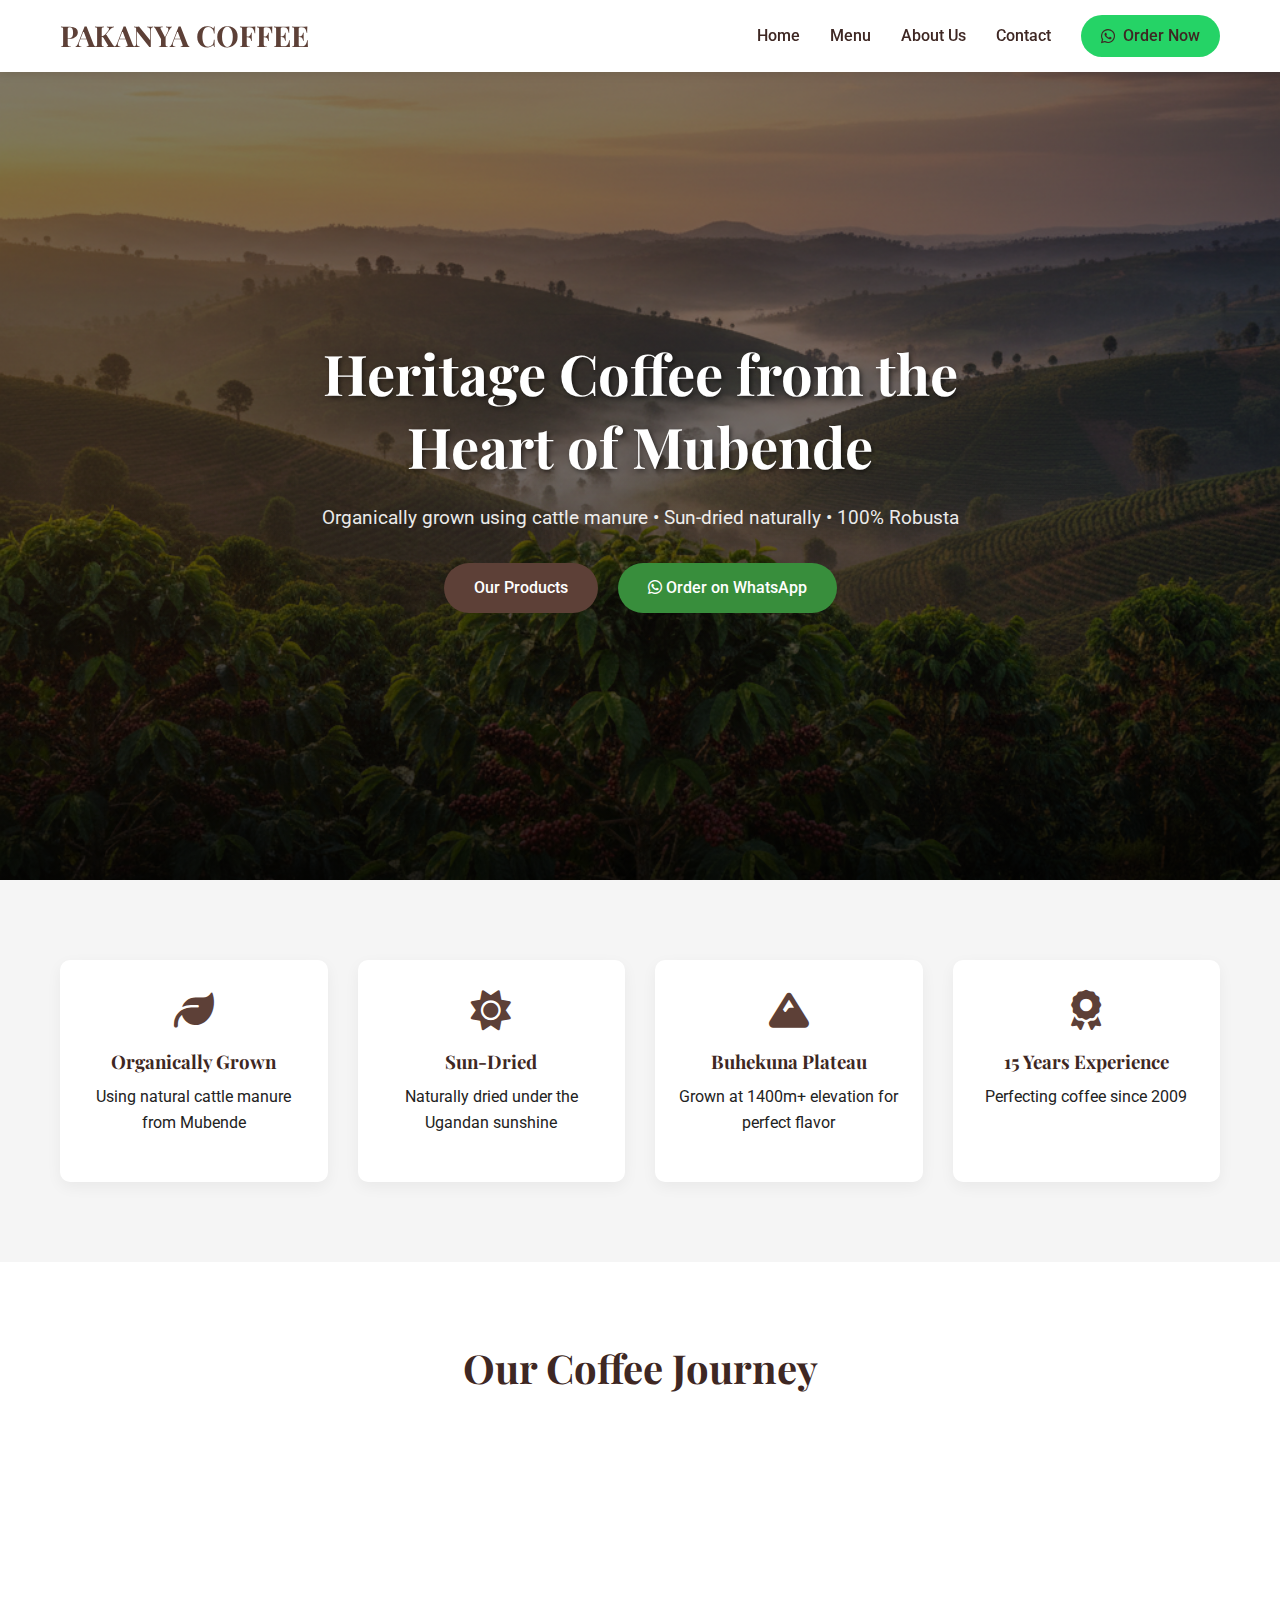
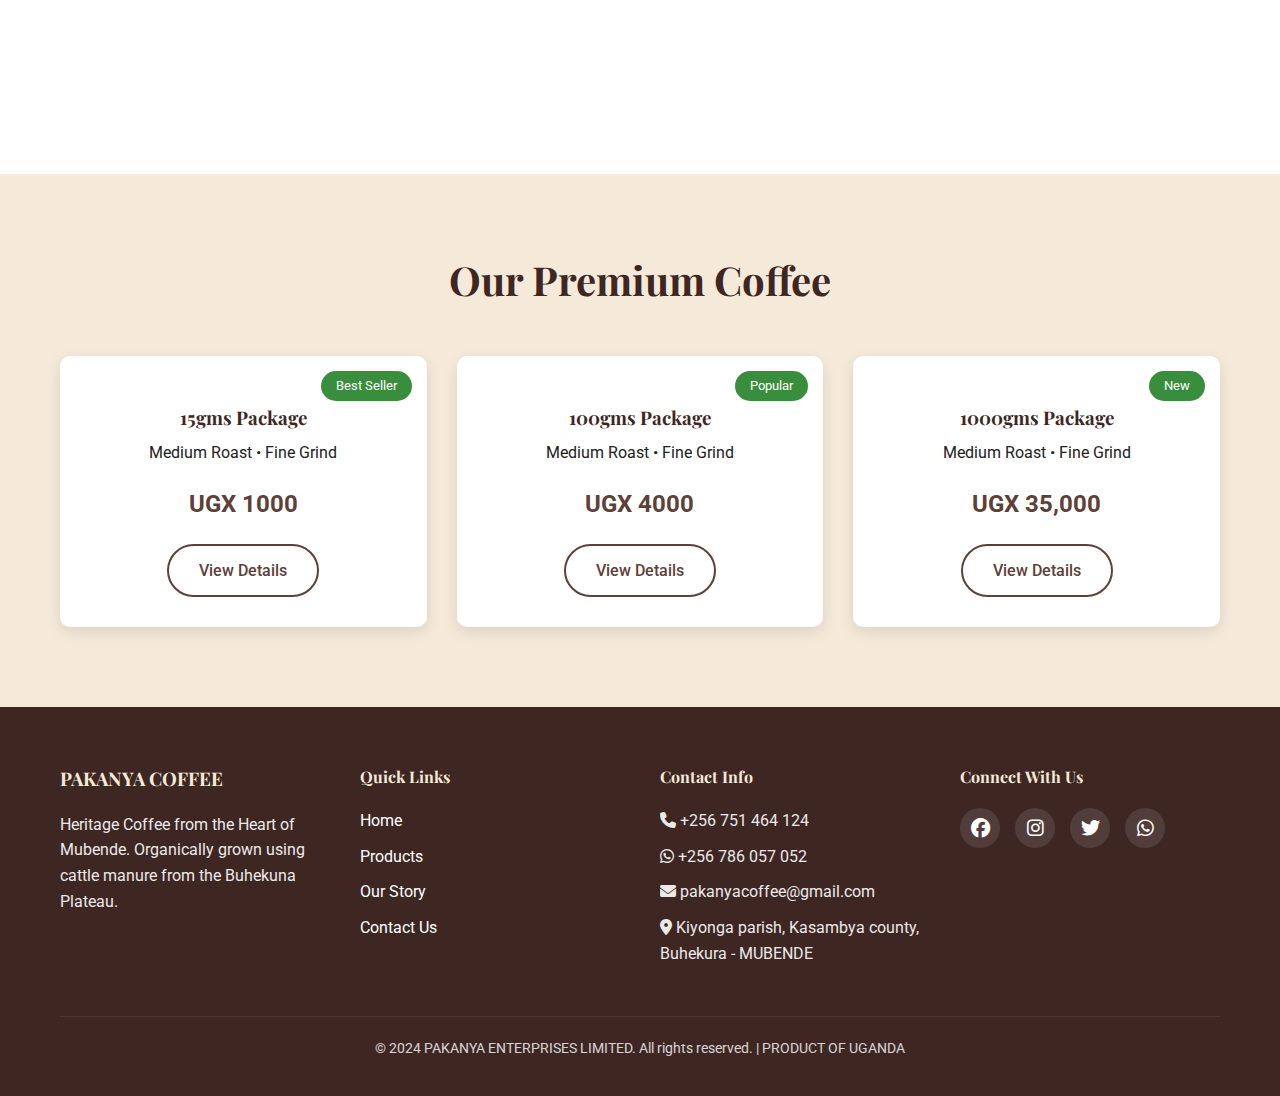
<file: index.html>
<!-- index.html -->
<!DOCTYPE html>
<html lang="en">
<head>
    <meta charset="UTF-8">
    <meta name="viewport" content="width=device-width, initial-scale=1.0">
    <title>PAKANYA COFFEE - Heritage Coffee from Mubende</title>
    <link rel="stylesheet" href="css/style.css">
    <link rel="stylesheet" href="https://cdnjs.cloudflare.com/ajax/libs/font-awesome/6.4.0/css/all.min.css">
    <link href="https://fonts.googleapis.com/css2?family=Playfair+Display:wght@400;700&family=Roboto:wght@300;400;500&display=swap" rel="stylesheet">
</head>
<body>
    <!-- Navigation -->
    <nav class="navbar">
        <div class="container">
            <a href="index.html" class="logo">
                <h1>PAKANYA COFFEE</h1>
            </a>
            <ul class="nav-menu">
                <li><a href="index.html">Home</a></li>
                <li><a href="menu.html">Menu</a></li>
                <li><a href="about.html">About Us</a></li>
                <li><a href="contact.html">Contact</a></li>
                <li><a href="https://wa.me/256786057052" class="whatsapp-btn" target="_blank">
                    <i class="fab fa-whatsapp"></i> Order Now
                </a></li>
            </ul>
            <div class="hamburger">
                <span></span>
                <span></span>
                <span></span>
            </div>
        </div>
    </nav>

    <!-- Hero Section -->
    <section class="hero">
        <div class="hero-content">
            <h2>Heritage Coffee from the Heart of Mubende</h2>
            <p>Organically grown using cattle manure • Sun-dried naturally • 100% Robusta</p>
            <div class="hero-buttons">
                <a href="menu.html" class="btn-primary">Our Products</a>
                <a href="https://wa.me/256786057052" class="btn-secondary" target="_blank">
                    <i class="fab fa-whatsapp"></i> Order on WhatsApp
                </a>
            </div>
        </div>
        <div class="hero-overlay"></div>
    </section>

    <!-- Features -->
    <section class="features">
        <div class="container">
            <div class="feature">
                <i class="fas fa-leaf"></i>
                <h3>Organically Grown</h3>
                <p>Using natural cattle manure from Mubende</p>
            </div>
            <div class="feature">
                <i class="fas fa-sun"></i>
                <h3>Sun-Dried</h3>
                <p>Naturally dried under the Ugandan sunshine</p>
            </div>
            <div class="feature">
                <i class="fas fa-mountain"></i>
                <h3>Buhekuna Plateau</h3>
                <p>Grown at 1400m+ elevation for perfect flavor</p>
            </div>
            <div class="feature">
                <i class="fas fa-award"></i>
                <h3>15 Years Experience</h3>
                <p>Perfecting coffee since 2009</p>
            </div>
        </div>
    </section>

    <!-- Gallery Preview -->
    <section class="gallery-preview">
        <div class="container">
            <h2 class="section-title">Our Coffee Journey</h2>
            <div class="gallery-grid">
                <div class="gallery-item">
                    <img src="assets/plantation.jpg" alt="Coffee Plantation">
                    <div class="gallery-caption">Plantation</div>
                </div>
                <div class="gallery-item">
                    <img src="assets/roasting.jpg" alt="Roasting Process">
                    <div class="gallery-caption">Roasting</div>
                </div>
                <div class="gallery-item">
                    <img src="assets/brewing.jpg" alt="Brewing Process">
                    <div class="gallery-caption">Brewing</div>
                </div>
                <div class="gallery-item">
                    <img src="assets/product.jpg" alt="Finished Product">
                    <div class="gallery-caption">Final Product</div>
                </div>
            </div>
        </div>
    </section>

    <!-- Product Preview -->
    <section class="product-preview">
        <div class="container">
            <h2 class="section-title">Our Premium Coffee</h2>
            <div class="product-grid">
                <div class="product-card">
                    <div class="product-badge">Best Seller</div>
                    <h3>15gms Package</h3>
                    <p>Medium Roast • Fine Grind</p>
                    <p class="price">UGX 1000</p>
                    <a href="menu.html" class="btn-outline">View Details</a>
                </div>
                <div class="product-card">
                    <div class="product-badge">Popular</div>
                    <h3>100gms Package</h3>
                    <p>Medium Roast • Fine Grind</p>
                    <p class="price">UGX 4000</p>
                    <a href="menu.html" class="btn-outline">View Details</a>
                </div>
                <div class="product-card">
                    <div class="product-badge">New</div>
                    <h3>1000gms Package</h3>
                    <p>Medium Roast • Fine Grind</p>
                    <p class="price">UGX 35,000</p>
                    <a href="menu.html" class="btn-outline">View Details</a>
                </div>
            </div>
        </div>
    </section>

    <!-- Footer -->
    <footer>
        <div class="container">
            <div class="footer-grid">
                <div class="footer-col">
                    <h3>PAKANYA COFFEE</h3>
                    <p>Heritage Coffee from the Heart of Mubende. Organically grown using cattle manure from the Buhekuna Plateau.</p>
                </div>
                <div class="footer-col">
                    <h4>Quick Links</h4>
                    <ul>
                        <li><a href="index.html">Home</a></li>
                        <li><a href="menu.html">Products</a></li>
                        <li><a href="about.html">Our Story</a></li>
                        <li><a href="contact.html">Contact Us</a></li>
                    </ul>
                </div>
                <div class="footer-col">
                    <h4>Contact Info</h4>
                    <p><i class="fas fa-phone"></i> +256 751 464 124</p>
                    <p><i class="fab fa-whatsapp"></i> +256 786 057 052</p>
                    <p><i class="fas fa-envelope"></i> pakanyacoffee@gmail.com</p>
                    <p><i class="fas fa-map-marker-alt"></i> Kiyonga parish, Kasambya county, Buhekura - MUBENDE</p>
                </div>
                <div class="footer-col">
                    <h4>Connect With Us</h4>
                    <div class="social-links">
                        <a href="#"><i class="fab fa-facebook"></i></a>
                        <a href="#"><i class="fab fa-instagram"></i></a>
                        <a href="#"><i class="fab fa-twitter"></i></a>
                        <a href="https://wa.me/256786057052" target="_blank"><i class="fab fa-whatsapp"></i></a>
                    </div>
                </div>
            </div>
            <div class="footer-bottom">
                <p>&copy; 2024 PAKANYA ENTERPRISES LIMITED. All rights reserved. | PRODUCT OF UGANDA</p>
            </div>
        </div>
    </footer>

    <script src="js/script.js"></script>
</body>
</html>
</file>
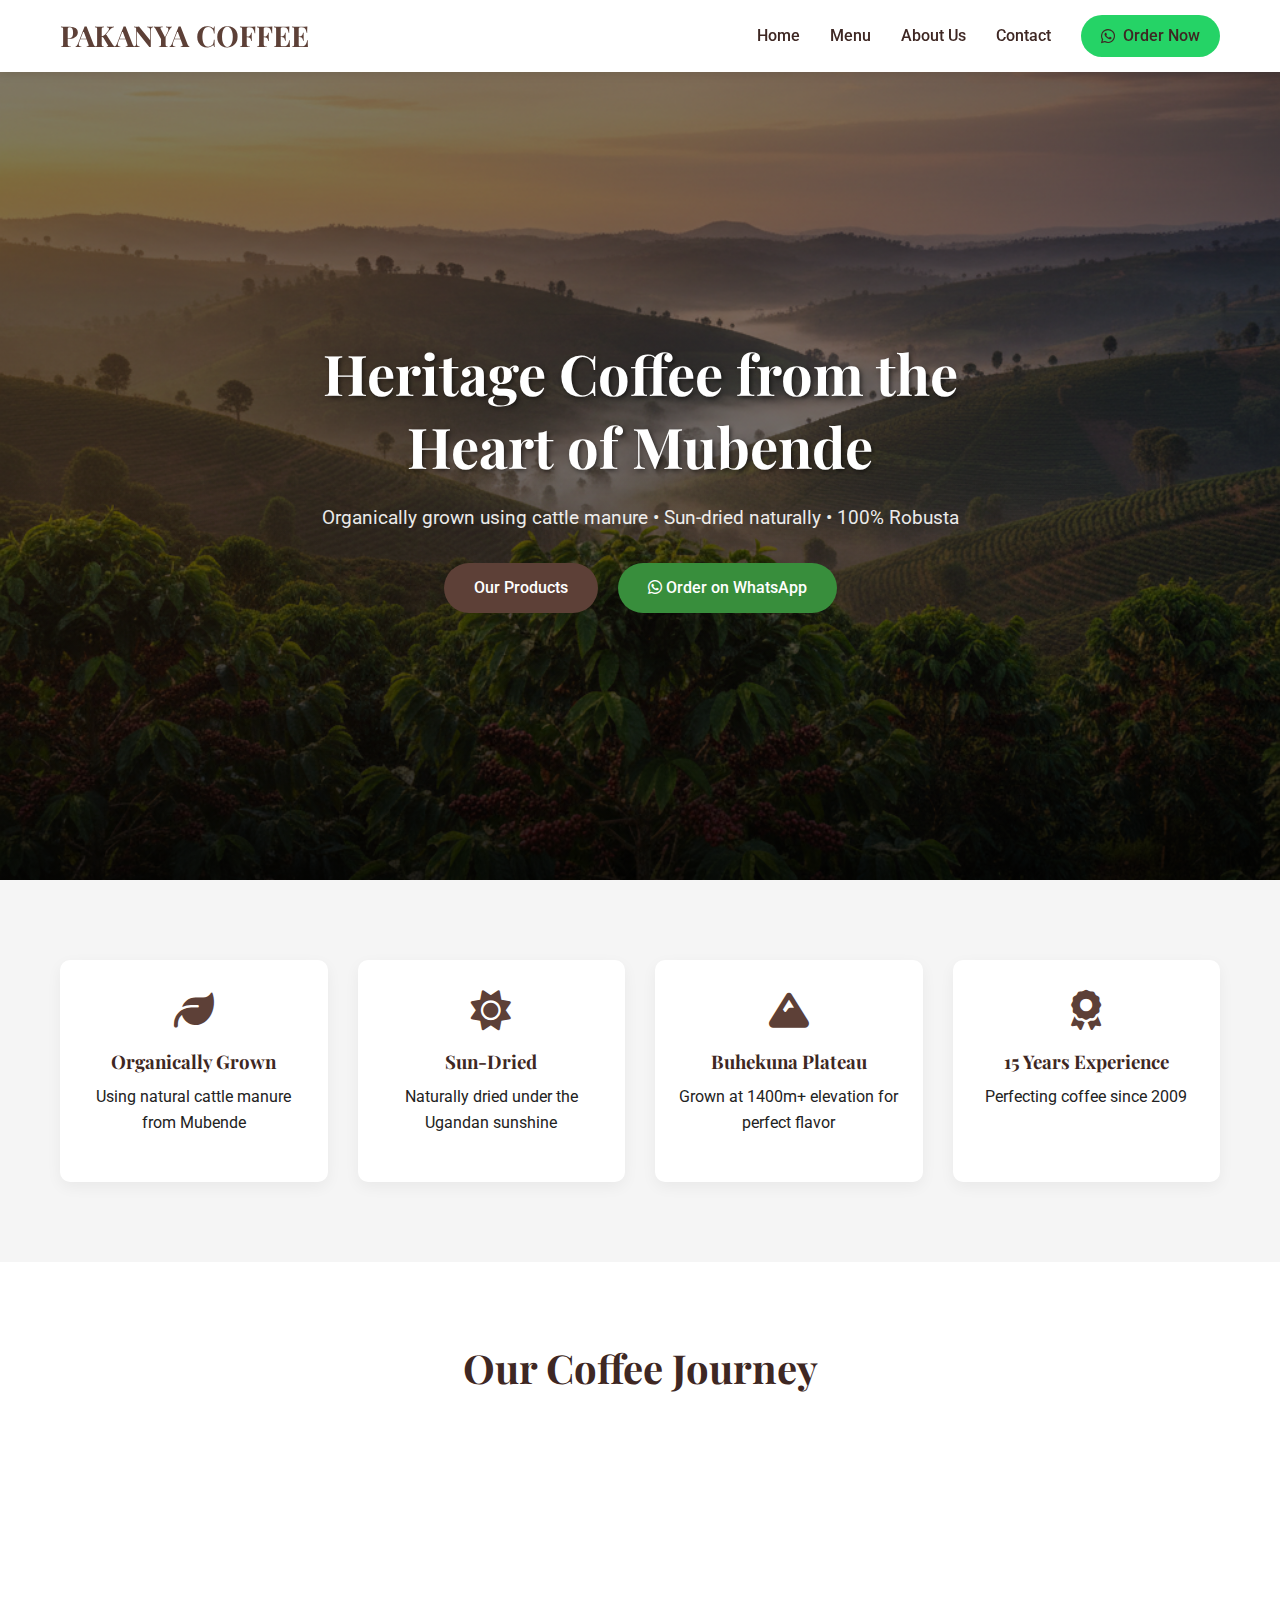
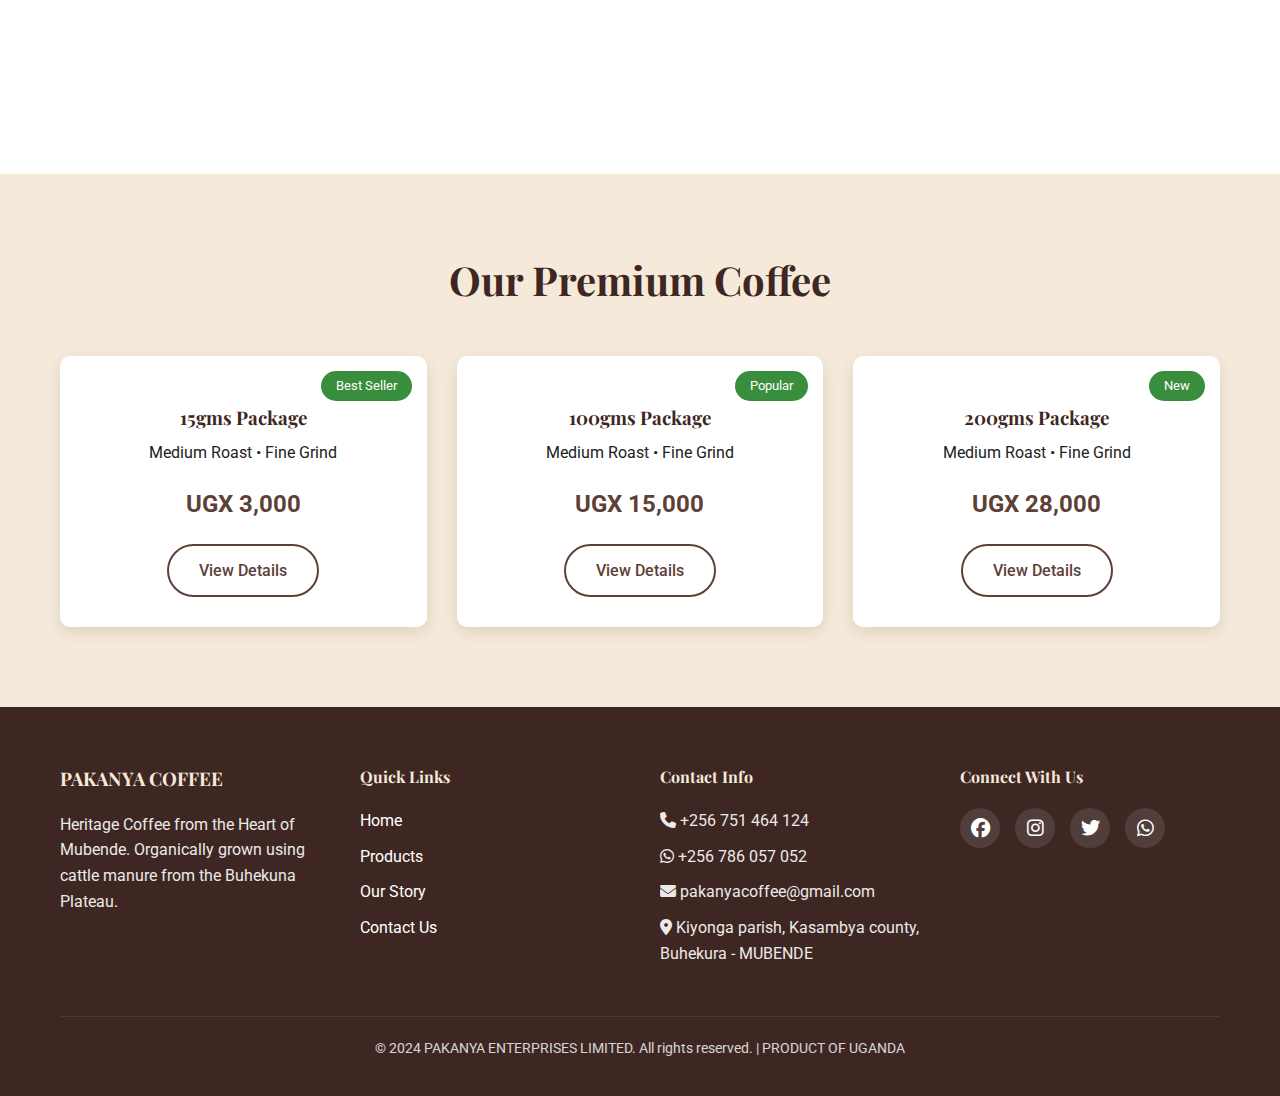
<file: PAKANYA/index.html>
<!-- index.html -->
<!DOCTYPE html>
<html lang="en">
<head>
    <meta charset="UTF-8">
    <meta name="viewport" content="width=device-width, initial-scale=1.0">
    <title>PAKANYA COFFEE - Heritage Coffee from Mubende</title>
    <link rel="stylesheet" href="css/style.css">
    <link rel="stylesheet" href="https://cdnjs.cloudflare.com/ajax/libs/font-awesome/6.4.0/css/all.min.css">
    <link href="https://fonts.googleapis.com/css2?family=Playfair+Display:wght@400;700&family=Roboto:wght@300;400;500&display=swap" rel="stylesheet">
</head>
<body>
    <!-- Navigation -->
    <nav class="navbar">
        <div class="container">
            <a href="index.html" class="logo">
                <h1>PAKANYA COFFEE</h1>
            </a>
            <ul class="nav-menu">
                <li><a href="index.html">Home</a></li>
                <li><a href="menu.html">Menu</a></li>
                <li><a href="about.html">About Us</a></li>
                <li><a href="contact.html">Contact</a></li>
                <li><a href="https://wa.me/256786057052" class="whatsapp-btn" target="_blank">
                    <i class="fab fa-whatsapp"></i> Order Now
                </a></li>
            </ul>
            <div class="hamburger">
                <span></span>
                <span></span>
                <span></span>
            </div>
        </div>
    </nav>

    <!-- Hero Section -->
    <section class="hero">
        <div class="hero-content">
            <h2>Heritage Coffee from the Heart of Mubende</h2>
            <p>Organically grown using cattle manure • Sun-dried naturally • 100% Robusta</p>
            <div class="hero-buttons">
                <a href="menu.html" class="btn-primary">Our Products</a>
                <a href="https://wa.me/256786057052" class="btn-secondary" target="_blank">
                    <i class="fab fa-whatsapp"></i> Order on WhatsApp
                </a>
            </div>
        </div>
        <div class="hero-overlay"></div>
    </section>

    <!-- Features -->
    <section class="features">
        <div class="container">
            <div class="feature">
                <i class="fas fa-leaf"></i>
                <h3>Organically Grown</h3>
                <p>Using natural cattle manure from Mubende</p>
            </div>
            <div class="feature">
                <i class="fas fa-sun"></i>
                <h3>Sun-Dried</h3>
                <p>Naturally dried under the Ugandan sunshine</p>
            </div>
            <div class="feature">
                <i class="fas fa-mountain"></i>
                <h3>Buhekuna Plateau</h3>
                <p>Grown at 1400m+ elevation for perfect flavor</p>
            </div>
            <div class="feature">
                <i class="fas fa-award"></i>
                <h3>15 Years Experience</h3>
                <p>Perfecting coffee since 2009</p>
            </div>
        </div>
    </section>

    <!-- Gallery Preview -->
    <section class="gallery-preview">
        <div class="container">
            <h2 class="section-title">Our Coffee Journey</h2>
            <div class="gallery-grid">
                <div class="gallery-item">
                    <img src="assets/plantation.jpg" alt="Coffee Plantation">
                    <div class="gallery-caption">Plantation</div>
                </div>
                <div class="gallery-item">
                    <img src="assets/roasting.jpg" alt="Roasting Process">
                    <div class="gallery-caption">Roasting</div>
                </div>
                <div class="gallery-item">
                    <img src="assets/brewing.jpg" alt="Brewing Process">
                    <div class="gallery-caption">Brewing</div>
                </div>
                <div class="gallery-item">
                    <img src="assets/product.jpg" alt="Finished Product">
                    <div class="gallery-caption">Final Product</div>
                </div>
            </div>
        </div>
    </section>

    <!-- Product Preview -->
    <section class="product-preview">
        <div class="container">
            <h2 class="section-title">Our Premium Coffee</h2>
            <div class="product-grid">
                <div class="product-card">
                    <div class="product-badge">Best Seller</div>
                    <h3>15gms Package</h3>
                    <p>Medium Roast • Fine Grind</p>
                    <p class="price">UGX 3,000</p>
                    <a href="menu.html" class="btn-outline">View Details</a>
                </div>
                <div class="product-card">
                    <div class="product-badge">Popular</div>
                    <h3>100gms Package</h3>
                    <p>Medium Roast • Fine Grind</p>
                    <p class="price">UGX 15,000</p>
                    <a href="menu.html" class="btn-outline">View Details</a>
                </div>
                <div class="product-card">
                    <div class="product-badge">New</div>
                    <h3>200gms Package</h3>
                    <p>Medium Roast • Fine Grind</p>
                    <p class="price">UGX 28,000</p>
                    <a href="menu.html" class="btn-outline">View Details</a>
                </div>
            </div>
        </div>
    </section>

    <!-- Footer -->
    <footer>
        <div class="container">
            <div class="footer-grid">
                <div class="footer-col">
                    <h3>PAKANYA COFFEE</h3>
                    <p>Heritage Coffee from the Heart of Mubende. Organically grown using cattle manure from the Buhekuna Plateau.</p>
                </div>
                <div class="footer-col">
                    <h4>Quick Links</h4>
                    <ul>
                        <li><a href="index.html">Home</a></li>
                        <li><a href="menu.html">Products</a></li>
                        <li><a href="about.html">Our Story</a></li>
                        <li><a href="contact.html">Contact Us</a></li>
                    </ul>
                </div>
                <div class="footer-col">
                    <h4>Contact Info</h4>
                    <p><i class="fas fa-phone"></i> +256 751 464 124</p>
                    <p><i class="fab fa-whatsapp"></i> +256 786 057 052</p>
                    <p><i class="fas fa-envelope"></i> pakanyacoffee@gmail.com</p>
                    <p><i class="fas fa-map-marker-alt"></i> Kiyonga parish, Kasambya county, Buhekura - MUBENDE</p>
                </div>
                <div class="footer-col">
                    <h4>Connect With Us</h4>
                    <div class="social-links">
                        <a href="#"><i class="fab fa-facebook"></i></a>
                        <a href="#"><i class="fab fa-instagram"></i></a>
                        <a href="#"><i class="fab fa-twitter"></i></a>
                        <a href="https://wa.me/256786057052" target="_blank"><i class="fab fa-whatsapp"></i></a>
                    </div>
                </div>
            </div>
            <div class="footer-bottom">
                <p>&copy; 2024 PAKANYA ENTERPRISES LIMITED. All rights reserved. | PRODUCT OF UGANDA</p>
            </div>
        </div>
    </footer>

    <script src="js/script.js"></script>
</body>
</html>
</file>
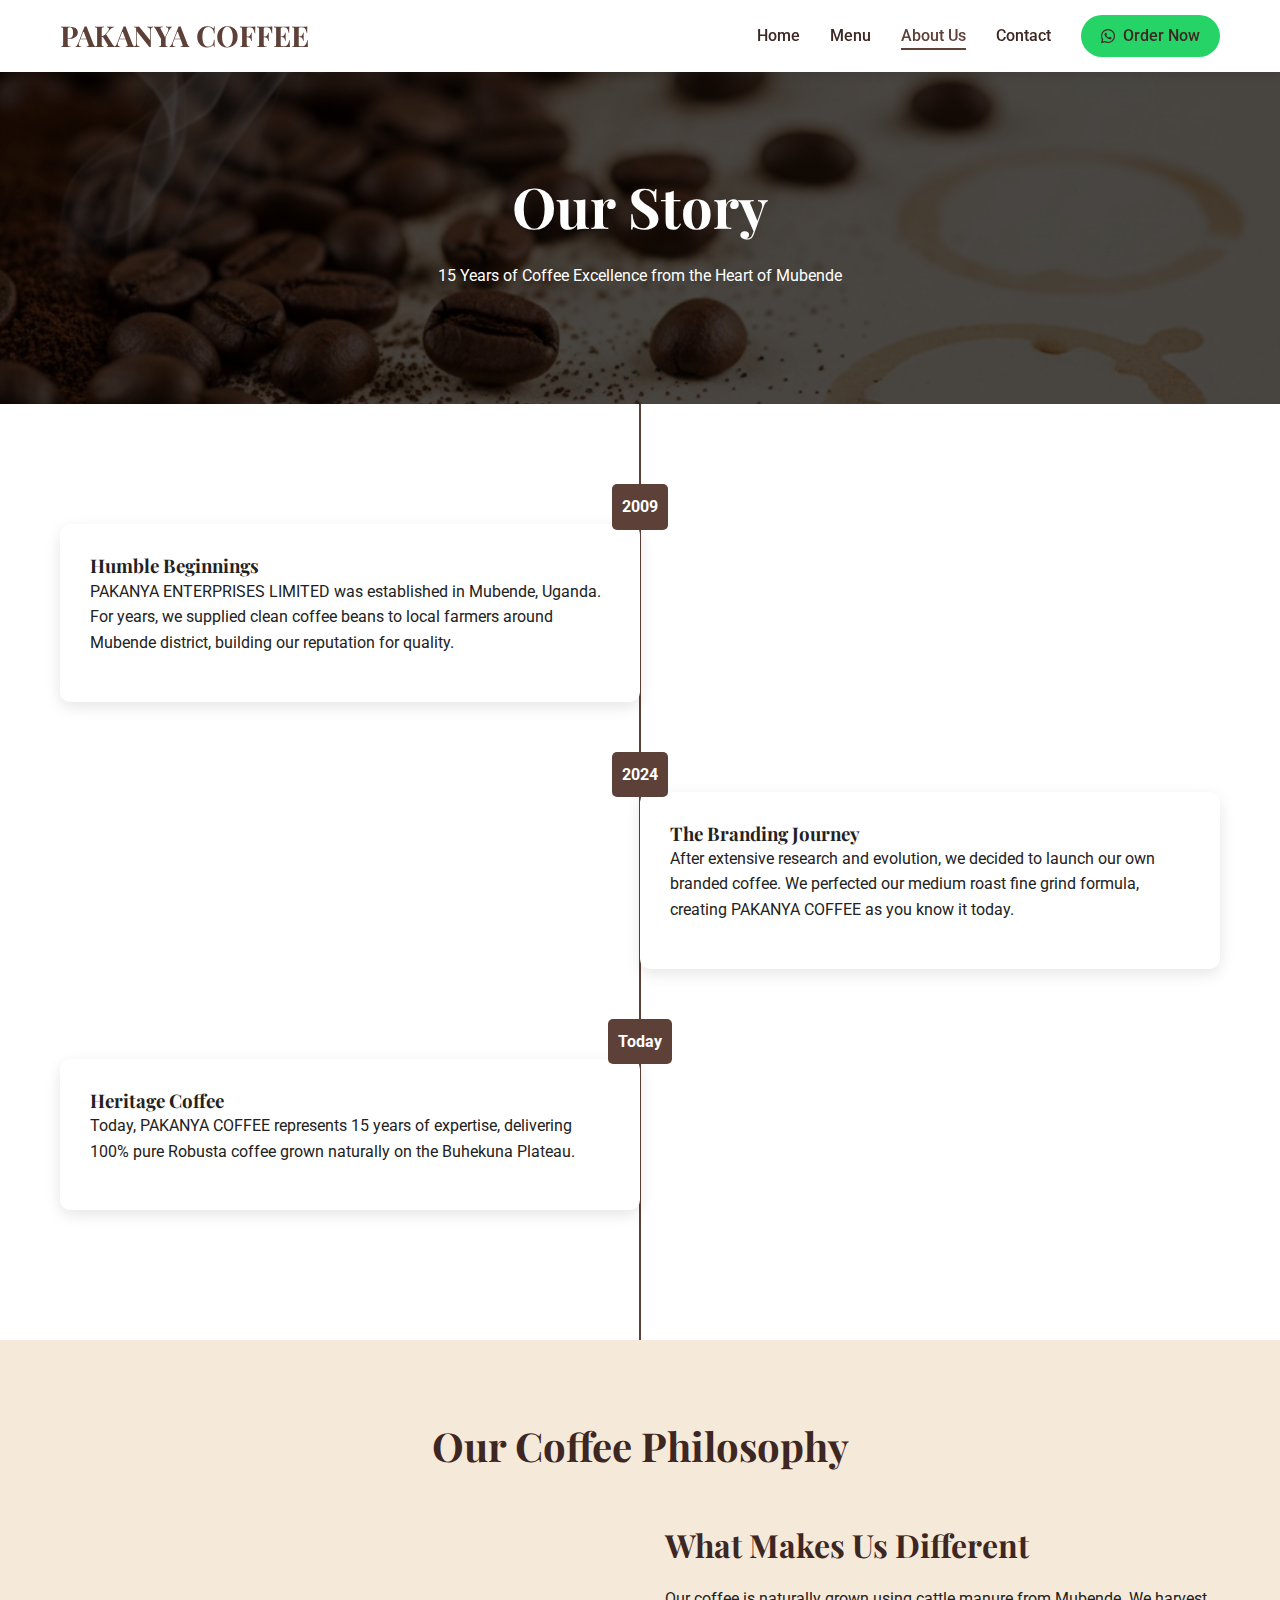
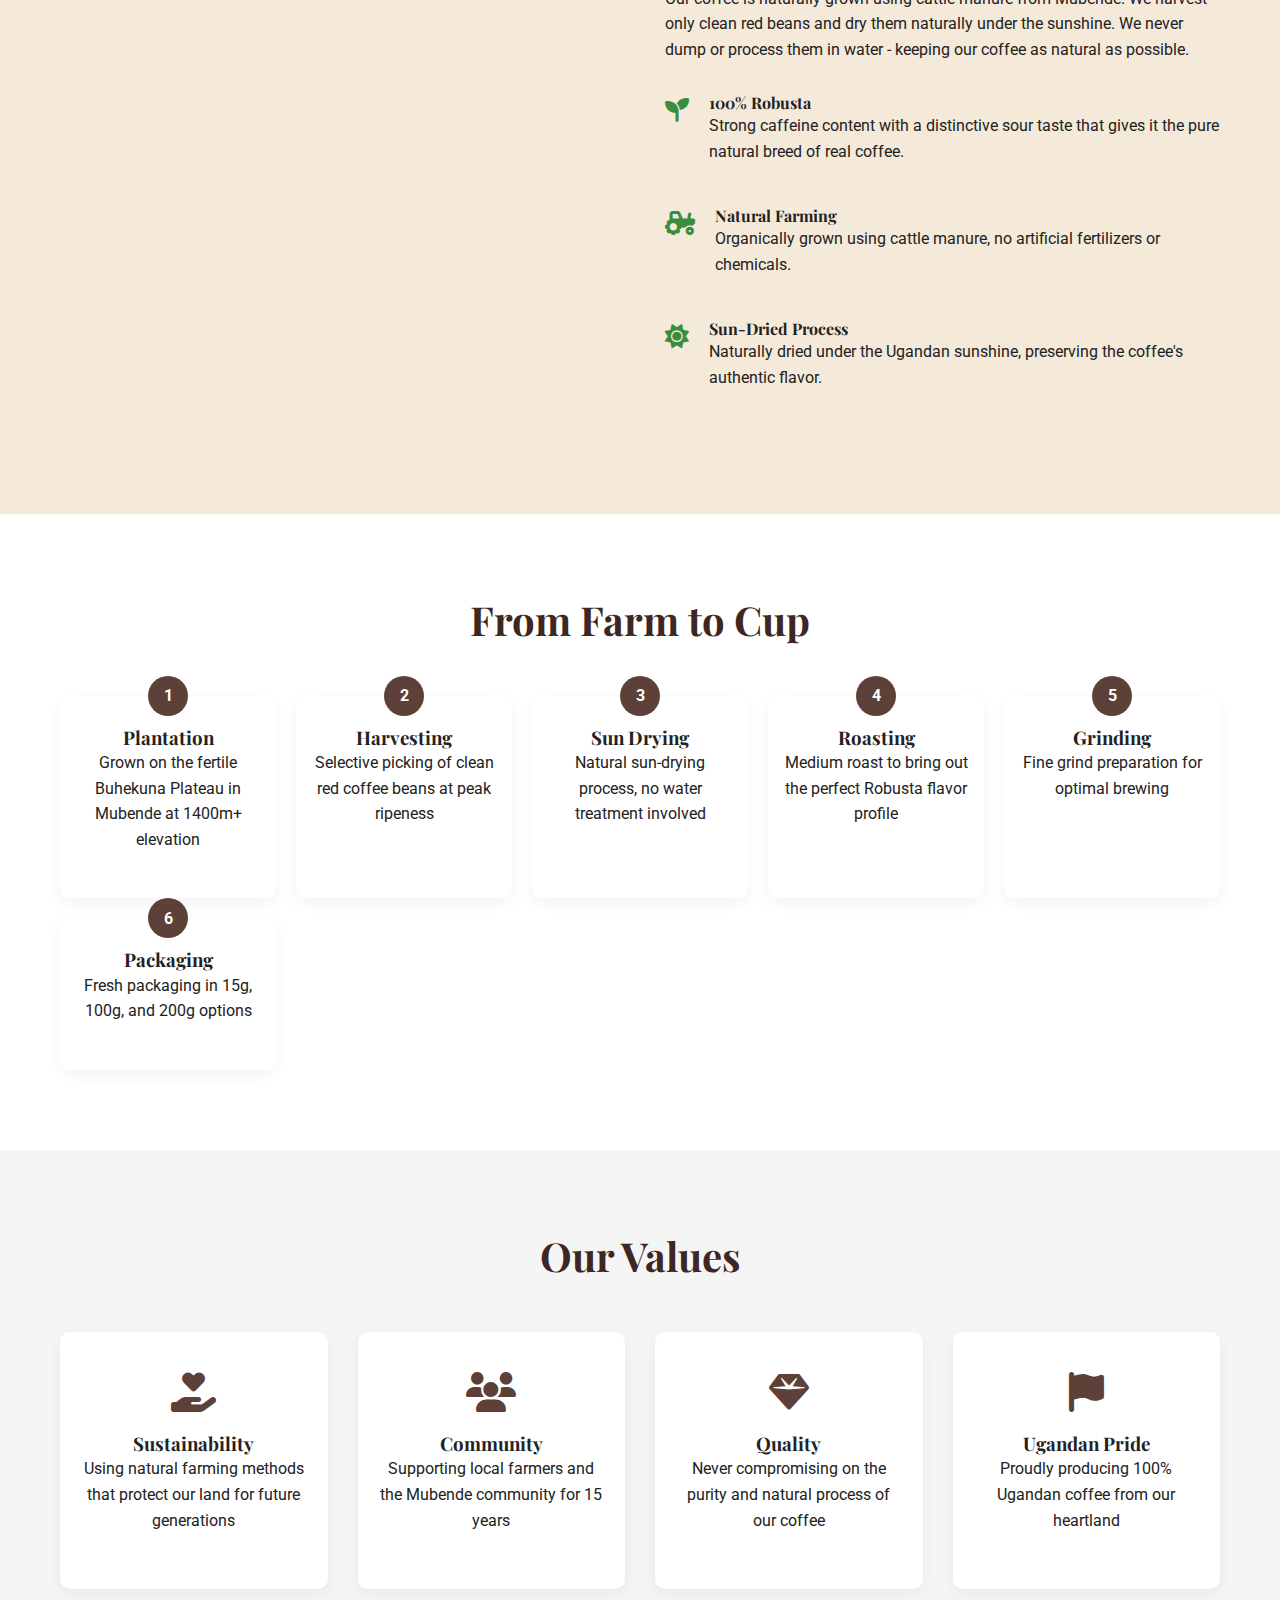
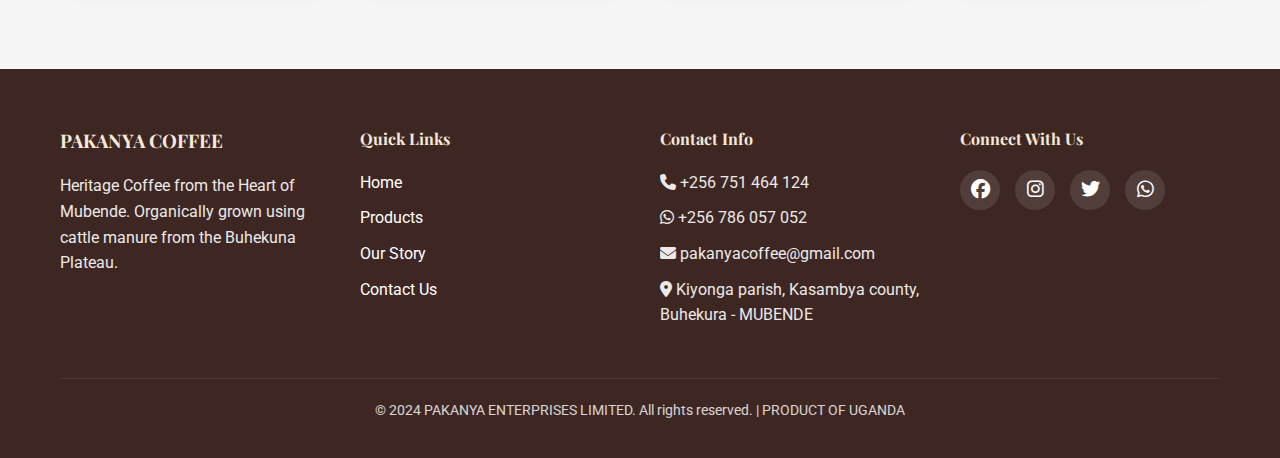
<file: about.html>
<!-- about.html -->
<!DOCTYPE html>
<html lang="en">
<head>
    <meta charset="UTF-8">
    <meta name="viewport" content="width=device-width, initial-scale=1.0">
    <title>Our Story | PAKANYA COFFEE</title>
    <link rel="stylesheet" href="css/style.css">
    <link rel="stylesheet" href="https://cdnjs.cloudflare.com/ajax/libs/font-awesome/6.4.0/css/all.min.css">
    <link href="https://fonts.googleapis.com/css2?family=Playfair+Display:wght@400;700&family=Roboto:wght@300;400;500&display=swap" rel="stylesheet">
</head>
<body>
    <!-- Navigation -->
    <nav class="navbar">
        <div class="container">
            <a href="index.html" class="logo">
                <h1>PAKANYA COFFEE</h1>
            </a>
            <ul class="nav-menu">
                <li><a href="index.html">Home</a></li>
                <li><a href="menu.html">Menu</a></li>
                <li><a href="about.html" class="active">About Us</a></li>
                <li><a href="contact.html">Contact</a></li>
                <li><a href="https://wa.me/256786057052" class="whatsapp-btn" target="_blank">
                    <i class="fab fa-whatsapp"></i> Order Now
                </a></li>
            </ul>
            <div class="hamburger">
                <span></span>
                <span></span>
                <span></span>
            </div>
        </div>
    </nav>

    <!-- About Header -->
    <section class="page-header">
        <div class="container">
            <h1>Our Story</h1>
            <p>15 Years of Coffee Excellence from the Heart of Mubende</p>
        </div>
    </section>

    <!-- Timeline -->
    <section class="timeline">
        <div class="container">
            <div class="timeline-item">
                <div class="timeline-year">2009</div>
                <div class="timeline-content">
                    <h3>Humble Beginnings</h3>
                    <p>PAKANYA ENTERPRISES LIMITED was established in Mubende, Uganda. For years, we supplied clean coffee beans to local farmers around Mubende district, building our reputation for quality.</p>
                </div>
            </div>
            
            <div class="timeline-item">
                <div class="timeline-year">2024</div>
                <div class="timeline-content">
                    <h3>The Branding Journey</h3>
                    <p>After extensive research and evolution, we decided to launch our own branded coffee. We perfected our medium roast fine grind formula, creating PAKANYA COFFEE as you know it today.</p>
                </div>
            </div>
            
            <div class="timeline-item">
                <div class="timeline-year">Today</div>
                <div class="timeline-content">
                    <h3>Heritage Coffee</h3>
                    <p>Today, PAKANYA COFFEE represents 15 years of expertise, delivering 100% pure Robusta coffee grown naturally on the Buhekuna Plateau.</p>
                </div>
            </div>
        </div>
    </section>

    <!-- Our Philosophy -->
    <section class="philosophy">
        <div class="container">
            <h2 class="section-title">Our Coffee Philosophy</h2>
            <div class="philosophy-content">
                <div class="philosophy-image">
                    <img src="assets/farming.jpg" alt="Organic Farming">
                </div>
                <div class="philosophy-text">
                    <h3>What Makes Us Different</h3>
                    <p>Our coffee is naturally grown using cattle manure from Mubende. We harvest only clean red beans and dry them naturally under the sunshine. We never dump or process them in water - keeping our coffee as natural as possible.</p>
                    
                    <div class="philosophy-points">
                        <div class="point">
                            <i class="fas fa-seedling"></i>
                            <div>
                                <h4>100% Robusta</h4>
                                <p>Strong caffeine content with a distinctive sour taste that gives it the pure natural breed of real coffee.</p>
                            </div>
                        </div>
                        <div class="point">
                            <i class="fas fa-tractor"></i>
                            <div>
                                <h4>Natural Farming</h4>
                                <p>Organically grown using cattle manure, no artificial fertilizers or chemicals.</p>
                            </div>
                        </div>
                        <div class="point">
                            <i class="fas fa-sun"></i>
                            <div>
                                <h4>Sun-Dried Process</h4>
                                <p>Naturally dried under the Ugandan sunshine, preserving the coffee's authentic flavor.</p>
                            </div>
                        </div>
                    </div>
                </div>
            </div>
        </div>
    </section>

    <!-- Process Section -->
    <section class="process">
        <div class="container">
            <h2 class="section-title">From Farm to Cup</h2>
            <div class="process-steps">
                <div class="step">
                    <div class="step-number">1</div>
                    <h3>Plantation</h3>
                    <p>Grown on the fertile Buhekuna Plateau in Mubende at 1400m+ elevation</p>
                </div>
                <div class="step">
                    <div class="step-number">2</div>
                    <h3>Harvesting</h3>
                    <p>Selective picking of clean red coffee beans at peak ripeness</p>
                </div>
                <div class="step">
                    <div class="step-number">3</div>
                    <h3>Sun Drying</h3>
                    <p>Natural sun-drying process, no water treatment involved</p>
                </div>
                <div class="step">
                    <div class="step-number">4</div>
                    <h3>Roasting</h3>
                    <p>Medium roast to bring out the perfect Robusta flavor profile</p>
                </div>
                <div class="step">
                    <div class="step-number">5</div>
                    <h3>Grinding</h3>
                    <p>Fine grind preparation for optimal brewing</p>
                </div>
                <div class="step">
                    <div class="step-number">6</div>
                    <h3>Packaging</h3>
                    <p>Fresh packaging in 15g, 100g, and 200g options</p>
                </div>
            </div>
        </div>
    </section>

    <!-- Team/Values -->
    <section class="values">
        <div class="container">
            <h2 class="section-title">Our Values</h2>
            <div class="values-grid">
                <div class="value-card">
                    <i class="fas fa-hand-holding-heart"></i>
                    <h3>Sustainability</h3>
                    <p>Using natural farming methods that protect our land for future generations</p>
                </div>
                <div class="value-card">
                    <i class="fas fa-users"></i>
                    <h3>Community</h3>
                    <p>Supporting local farmers and the Mubende community for 15 years</p>
                </div>
                <div class="value-card">
                    <i class="fas fa-gem"></i>
                    <h3>Quality</h3>
                    <p>Never compromising on the purity and natural process of our coffee</p>
                </div>
                <div class="value-card">
                    <i class="fas fa-flag"></i>
                    <h3>Ugandan Pride</h3>
                    <p>Proudly producing 100% Ugandan coffee from our heartland</p>
                </div>
            </div>
        </div>
    </section>

    <!-- Footer -->
    <footer>
        <div class="container">
            <div class="footer-grid">
                <div class="footer-col">
                    <h3>PAKANYA COFFEE</h3>
                    <p>Heritage Coffee from the Heart of Mubende. Organically grown using cattle manure from the Buhekuna Plateau.</p>
                </div>
                <div class="footer-col">
                    <h4>Quick Links</h4>
                    <ul>
                        <li><a href="index.html">Home</a></li>
                        <li><a href="menu.html">Products</a></li>
                        <li><a href="about.html">Our Story</a></li>
                        <li><a href="contact.html">Contact Us</a></li>
                    </ul>
                </div>
                <div class="footer-col">
                    <h4>Contact Info</h4>
                    <p><i class="fas fa-phone"></i> +256 751 464 124</p>
                    <p><i class="fab fa-whatsapp"></i> +256 786 057 052</p>
                    <p><i class="fas fa-envelope"></i> pakanyacoffee@gmail.com</p>
                    <p><i class="fas fa-map-marker-alt"></i> Kiyonga parish, Kasambya county, Buhekura - MUBENDE</p>
                </div>
                <div class="footer-col">
                    <h4>Connect With Us</h4>
                    <div class="social-links">
                        <a href="#"><i class="fab fa-facebook"></i></a>
                        <a href="#"><i class="fab fa-instagram"></i></a>
                        <a href="#"><i class="fab fa-twitter"></i></a>
                        <a href="https://wa.me/256786057052" target="_blank"><i class="fab fa-whatsapp"></i></a>
                    </div>
                </div>
            </div>
            <div class="footer-bottom">
                <p>&copy; 2024 PAKANYA ENTERPRISES LIMITED. All rights reserved. | PRODUCT OF UGANDA</p>
            </div>
        </div>
    </footer>

    <script src="js/script.js"></script>
</body>
</html>
</file>
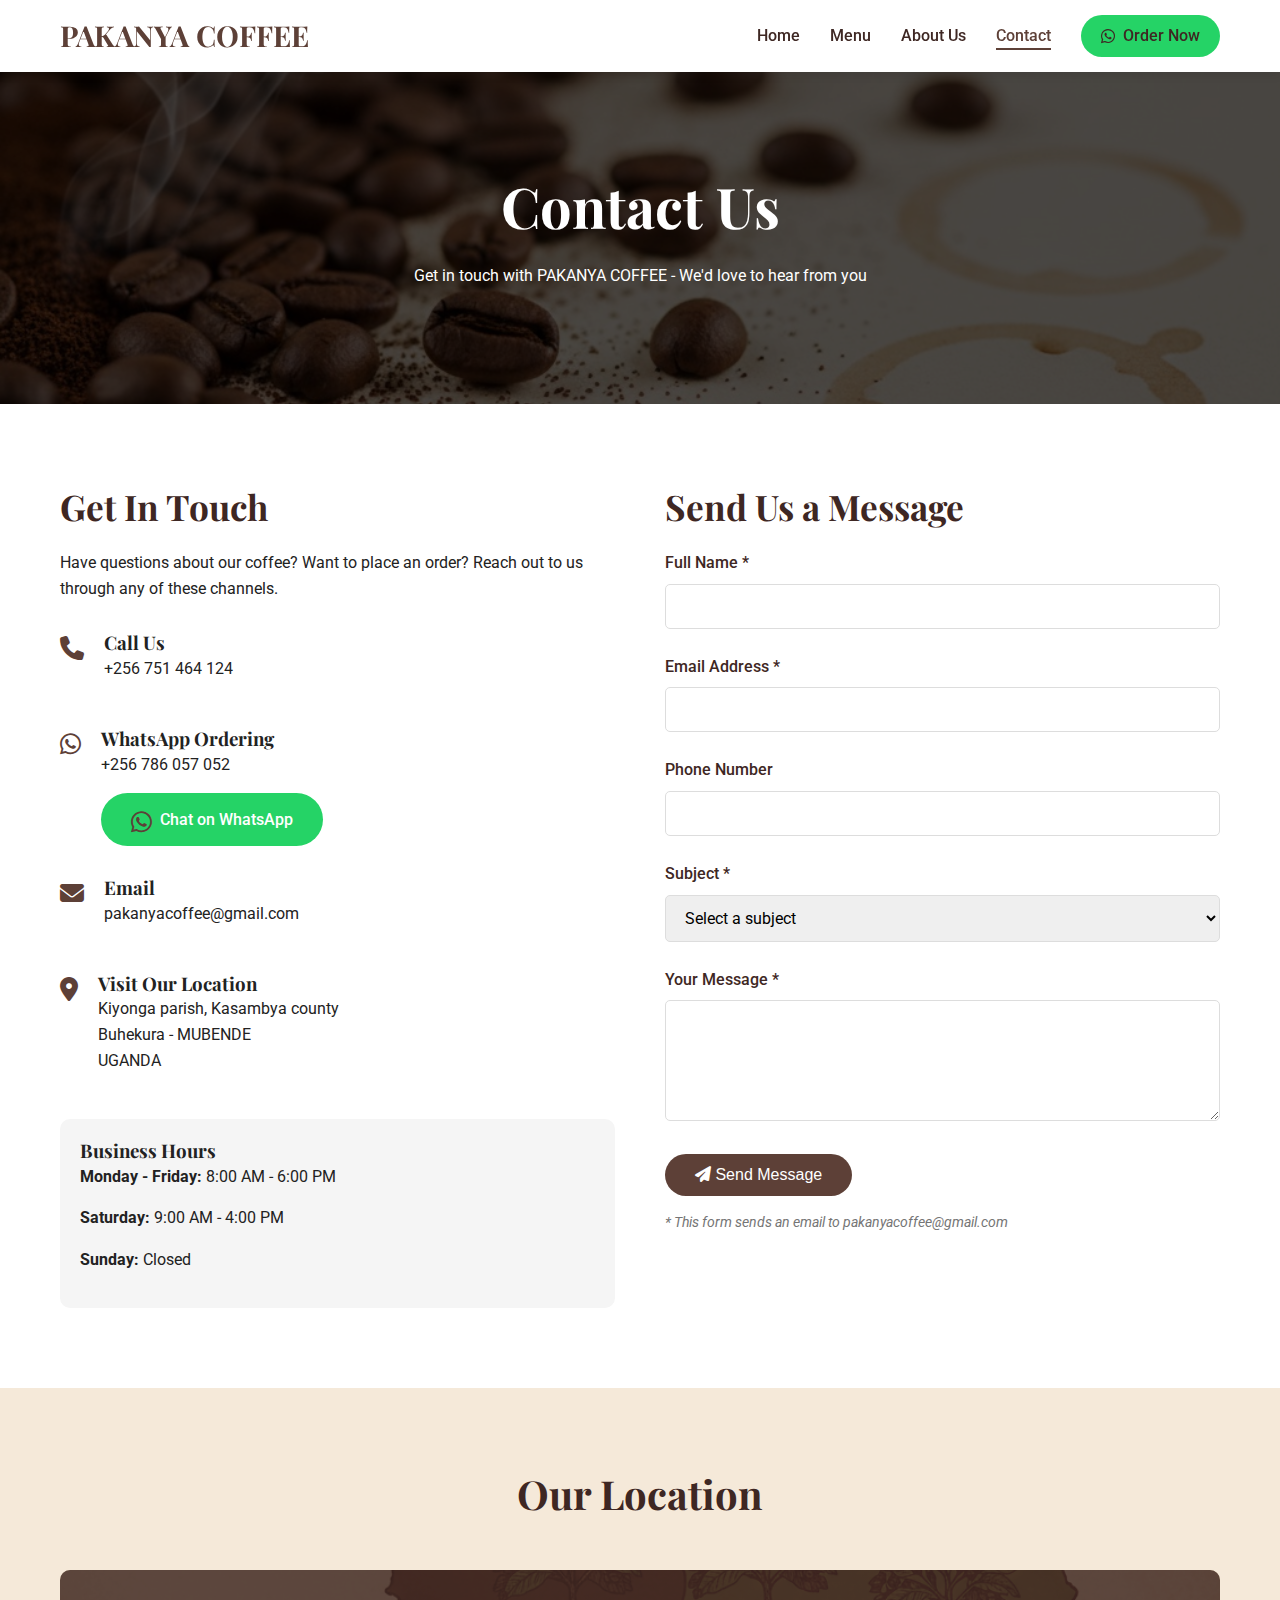
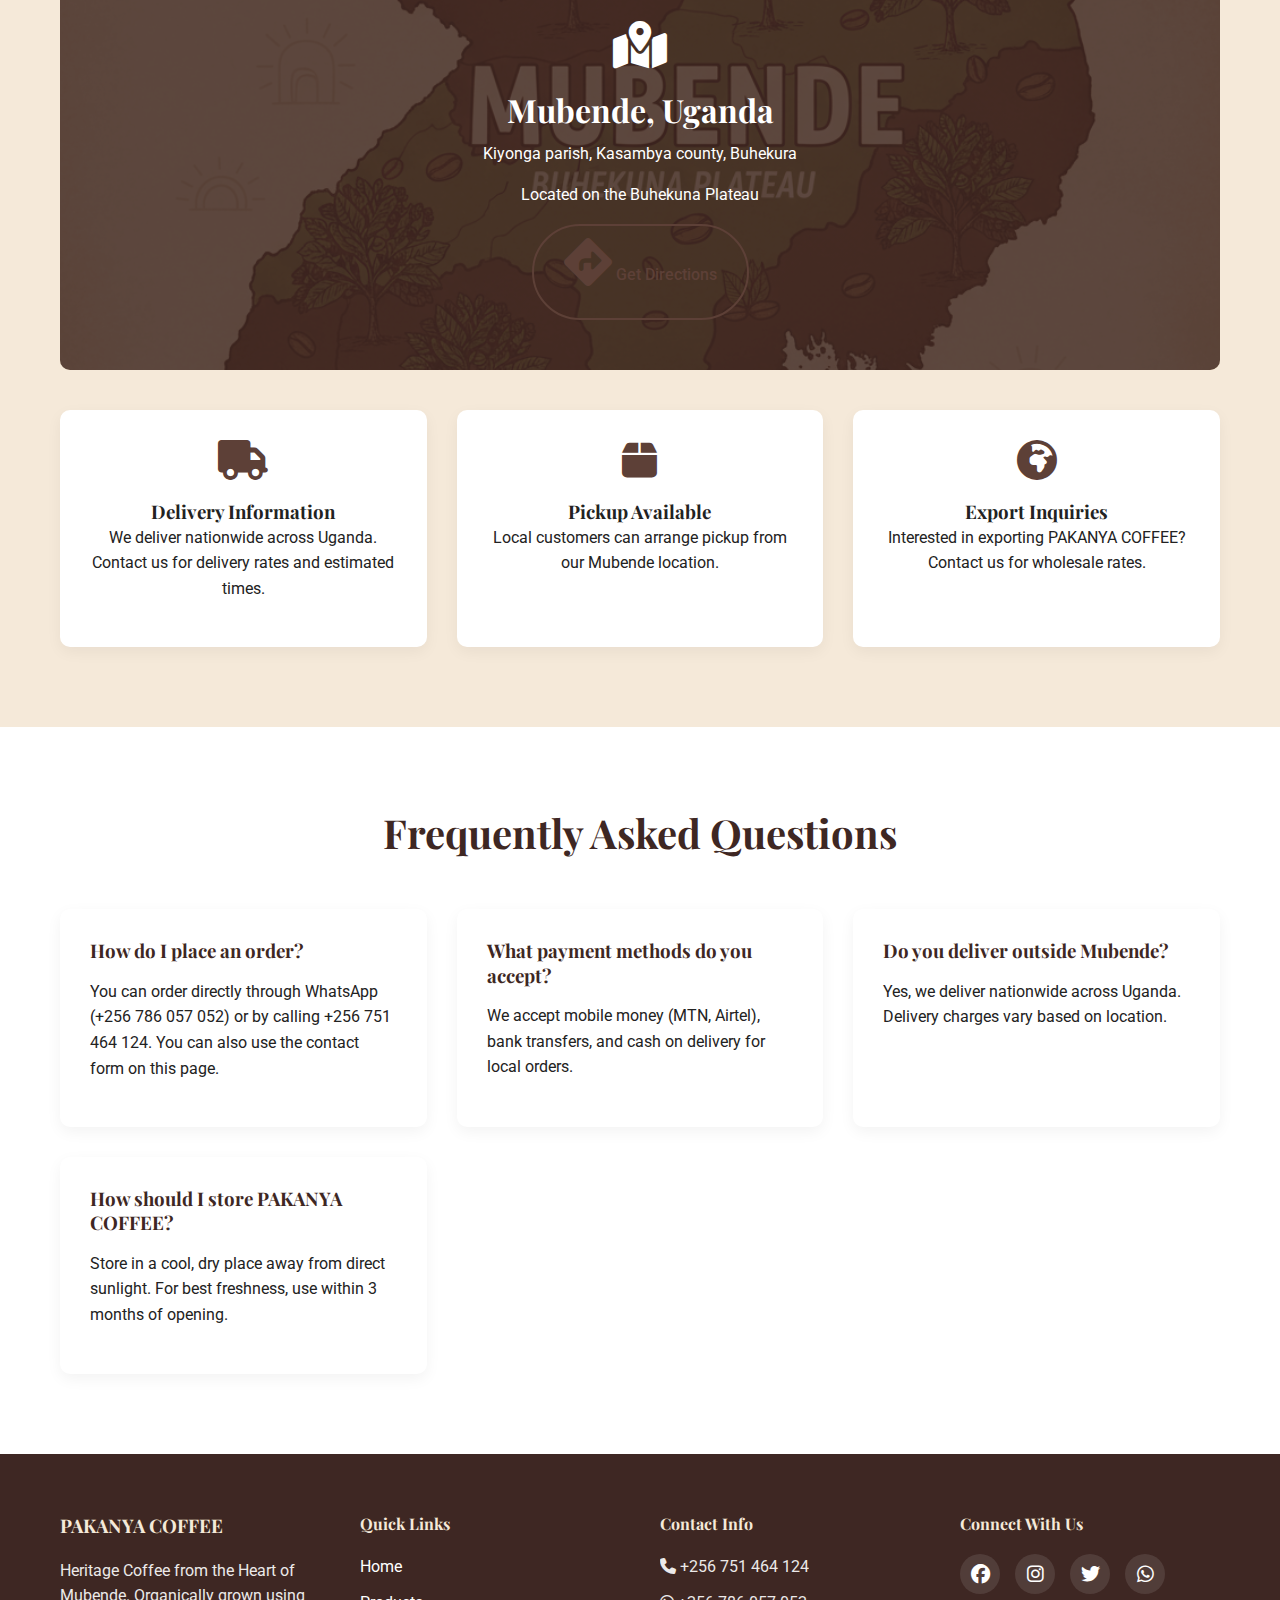
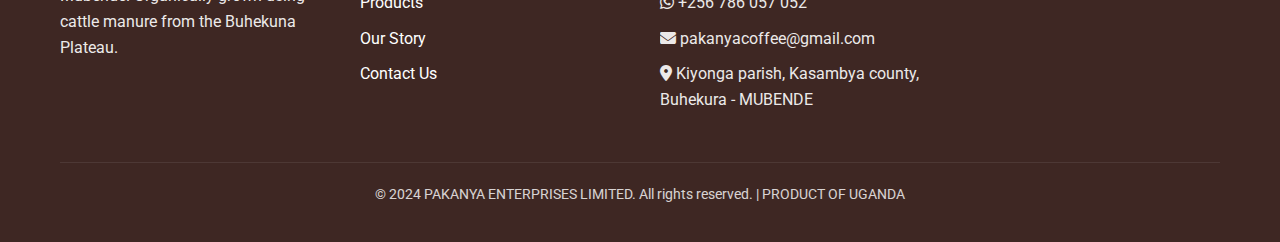
<file: contact.html>
<!-- contact.html -->
<!DOCTYPE html>
<html lang="en">
<head>
    <meta charset="UTF-8">
    <meta name="viewport" content="width=device-width, initial-scale=1.0">
    <title>Contact Us | PAKANYA COFFEE</title>
    <link rel="stylesheet" href="css/style.css">
    <link rel="stylesheet" href="https://cdnjs.cloudflare.com/ajax/libs/font-awesome/6.4.0/css/all.min.css">
    <link href="https://fonts.googleapis.com/css2?family=Playfair+Display:wght@400;700&family=Roboto:wght@300;400;500&display=swap" rel="stylesheet">
</head>
<body>
    <!-- Navigation -->
    <nav class="navbar">
        <div class="container">
            <a href="index.html" class="logo">
                <h1>PAKANYA COFFEE</h1>
            </a>
            <ul class="nav-menu">
                <li><a href="index.html">Home</a></li>
                <li><a href="menu.html">Menu</a></li>
                <li><a href="about.html">About Us</a></li>
                <li><a href="contact.html" class="active">Contact</a></li>
                <li><a href="https://wa.me/256786057052" class="whatsapp-btn" target="_blank">
                    <i class="fab fa-whatsapp"></i> Order Now
                </a></li>
            </ul>
            <div class="hamburger">
                <span></span>
                <span></span>
                <span></span>
            </div>
        </div>
    </nav>

    <!-- Contact Header -->
    <section class="page-header">
        <div class="container">
            <h1>Contact Us</h1>
            <p>Get in touch with PAKANYA COFFEE - We'd love to hear from you</p>
        </div>
    </section>

    <!-- Contact Section -->
    <section class="contact">
        <div class="container">
            <div class="contact-grid">
                <div class="contact-info">
                    <h2>Get In Touch</h2>
                    <p>Have questions about our coffee? Want to place an order? Reach out to us through any of these channels.</p>
                    
                    <div class="contact-details">
                        <div class="contact-item">
                            <i class="fas fa-phone"></i>
                            <div>
                                <h3>Call Us</h3>
                                <p>+256 751 464 124</p>
                            </div>
                        </div>
                        
                        <div class="contact-item">
                            <i class="fab fa-whatsapp"></i>
                            <div>
                                <h3>WhatsApp Ordering</h3>
                                <p>+256 786 057 052</p>
                                <a href="https://wa.me/256786057052" class="btn-whatsapp" target="_blank">
                                    <i class="fab fa-whatsapp"></i> Chat on WhatsApp
                                </a>
                            </div>
                        </div>
                        
                        <div class="contact-item">
                            <i class="fas fa-envelope"></i>
                            <div>
                                <h3>Email</h3>
                                <p>pakanyacoffee@gmail.com</p>
                            </div>
                        </div>
                        
                        <div class="contact-item">
                            <i class="fas fa-map-marker-alt"></i>
                            <div>
                                <h3>Visit Our Location</h3>
                                <p>Kiyonga parish, Kasambya county<br>
                                   Buhekura - MUBENDE<br>
                                   UGANDA</p>
                            </div>
                        </div>
                    </div>
                    
                    <div class="business-hours">
                        <h3>Business Hours</h3>
                        <p><strong>Monday - Friday:</strong> 8:00 AM - 6:00 PM</p>
                        <p><strong>Saturday:</strong> 9:00 AM - 4:00 PM</p>
                        <p><strong>Sunday:</strong> Closed</p>
                    </div>
                </div>
                
                <div class="contact-form">
                    <h2>Send Us a Message</h2>
                    <form id="contactForm">
                        <div class="form-group">
                            <label for="name">Full Name *</label>
                            <input type="text" id="name" name="name" required>
                        </div>
                        
                        <div class="form-group">
                            <label for="email">Email Address *</label>
                            <input type="email" id="email" name="email" required>
                        </div>
                        
                        <div class="form-group">
                            <label for="phone">Phone Number</label>
                            <input type="tel" id="phone" name="phone">
                        </div>
                        
                        <div class="form-group">
                            <label for="subject">Subject *</label>
                            <select id="subject" name="subject" required>
                                <option value="">Select a subject</option>
                                <option value="order">Order Inquiry</option>
                                <option value="wholesale">Wholesale/Bulk Orders</option>
                                <option value="partnership">Business Partnership</option>
                                <option value="feedback">Product Feedback</option>
                                <option value="other">Other Inquiry</option>
                            </select>
                        </div>
                        
                        <div class="form-group">
                            <label for="message">Your Message *</label>
                            <textarea id="message" name="message" rows="5" required></textarea>
                        </div>
                        
                        <button type="submit" class="btn-primary">
                            <i class="fas fa-paper-plane"></i> Send Message
                        </button>
                        
                        <p class="form-note">* This form sends an email to pakanyacoffee@gmail.com</p>
                    </form>
                </div>
            </div>
        </div>
    </section>

    <!-- Map Section -->
    <section class="location">
        <div class="container">
            <h2 class="section-title">Our Location</h2>
            <div class="map-placeholder">
                <div class="map-content">
                    <i class="fas fa-map-marked-alt"></i>
                    <h3>Mubende, Uganda</h3>
                    <p>Kiyonga parish, Kasambya county, Buhekura</p>
                    <p>Located on the Buhekuna Plateau</p>
                    <a href="https://maps.google.com/?q=Kiyonga+parish,+Kasambya+county,+Buhekura,+Mubende,+Uganda" 
                       class="btn-outline" target="_blank">
                        <i class="fas fa-directions"></i> Get Directions
                    </a>
                </div>
            </div>
            
            <div class="location-info">
                <div class="location-card">
                    <i class="fas fa-truck"></i>
                    <h3>Delivery Information</h3>
                    <p>We deliver nationwide across Uganda. Contact us for delivery rates and estimated times.</p>
                </div>
                <div class="location-card">
                    <i class="fas fa-box"></i>
                    <h3>Pickup Available</h3>
                    <p>Local customers can arrange pickup from our Mubende location.</p>
                </div>
                <div class="location-card">
                    <i class="fas fa-globe-africa"></i>
                    <h3>Export Inquiries</h3>
                    <p>Interested in exporting PAKANYA COFFEE? Contact us for wholesale rates.</p>
                </div>
            </div>
        </div>
    </section>

    <!-- FAQ Section -->
    <section class="faq">
        <div class="container">
            <h2 class="section-title">Frequently Asked Questions</h2>
            <div class="faq-grid">
                <div class="faq-item">
                    <h3>How do I place an order?</h3>
                    <p>You can order directly through WhatsApp (+256 786 057 052) or by calling +256 751 464 124. You can also use the contact form on this page.</p>
                </div>
                <div class="faq-item">
                    <h3>What payment methods do you accept?</h3>
                    <p>We accept mobile money (MTN, Airtel), bank transfers, and cash on delivery for local orders.</p>
                </div>
                <div class="faq-item">
                    <h3>Do you deliver outside Mubende?</h3>
                    <p>Yes, we deliver nationwide across Uganda. Delivery charges vary based on location.</p>
                </div>
                <div class="faq-item">
                    <h3>How should I store PAKANYA COFFEE?</h3>
                    <p>Store in a cool, dry place away from direct sunlight. For best freshness, use within 3 months of opening.</p>
                </div>
            </div>
        </div>
    </section>

    <!-- Footer -->
    <footer>
        <div class="container">
            <div class="footer-grid">
                <div class="footer-col">
                    <h3>PAKANYA COFFEE</h3>
                    <p>Heritage Coffee from the Heart of Mubende. Organically grown using cattle manure from the Buhekuna Plateau.</p>
                </div>
                <div class="footer-col">
                    <h4>Quick Links</h4>
                    <ul>
                        <li><a href="index.html">Home</a></li>
                        <li><a href="menu.html">Products</a></li>
                        <li><a href="about.html">Our Story</a></li>
                        <li><a href="contact.html">Contact Us</a></li>
                    </ul>
                </div>
                <div class="footer-col">
                    <h4>Contact Info</h4>
                    <p><i class="fas fa-phone"></i> +256 751 464 124</p>
                    <p><i class="fab fa-whatsapp"></i> +256 786 057 052</p>
                    <p><i class="fas fa-envelope"></i> pakanyacoffee@gmail.com</p>
                    <p><i class="fas fa-map-marker-alt"></i> Kiyonga parish, Kasambya county, Buhekura - MUBENDE</p>
                </div>
                <div class="footer-col">
                    <h4>Connect With Us</h4>
                    <div class="social-links">
                        <a href="#"><i class="fab fa-facebook"></i></a>
                        <a href="#"><i class="fab fa-instagram"></i></a>
                        <a href="#"><i class="fab fa-twitter"></i></a>
                        <a href="https://wa.me/256786057052" target="_blank"><i class="fab fa-whatsapp"></i></a>
                    </div>
                </div>
            </div>
            <div class="footer-bottom">
                <p>&copy; 2024 PAKANYA ENTERPRISES LIMITED. All rights reserved. | PRODUCT OF UGANDA</p>
            </div>
        </div>
    </footer>

    <script src="js/script.js"></script>
</body>
</html>
</file>
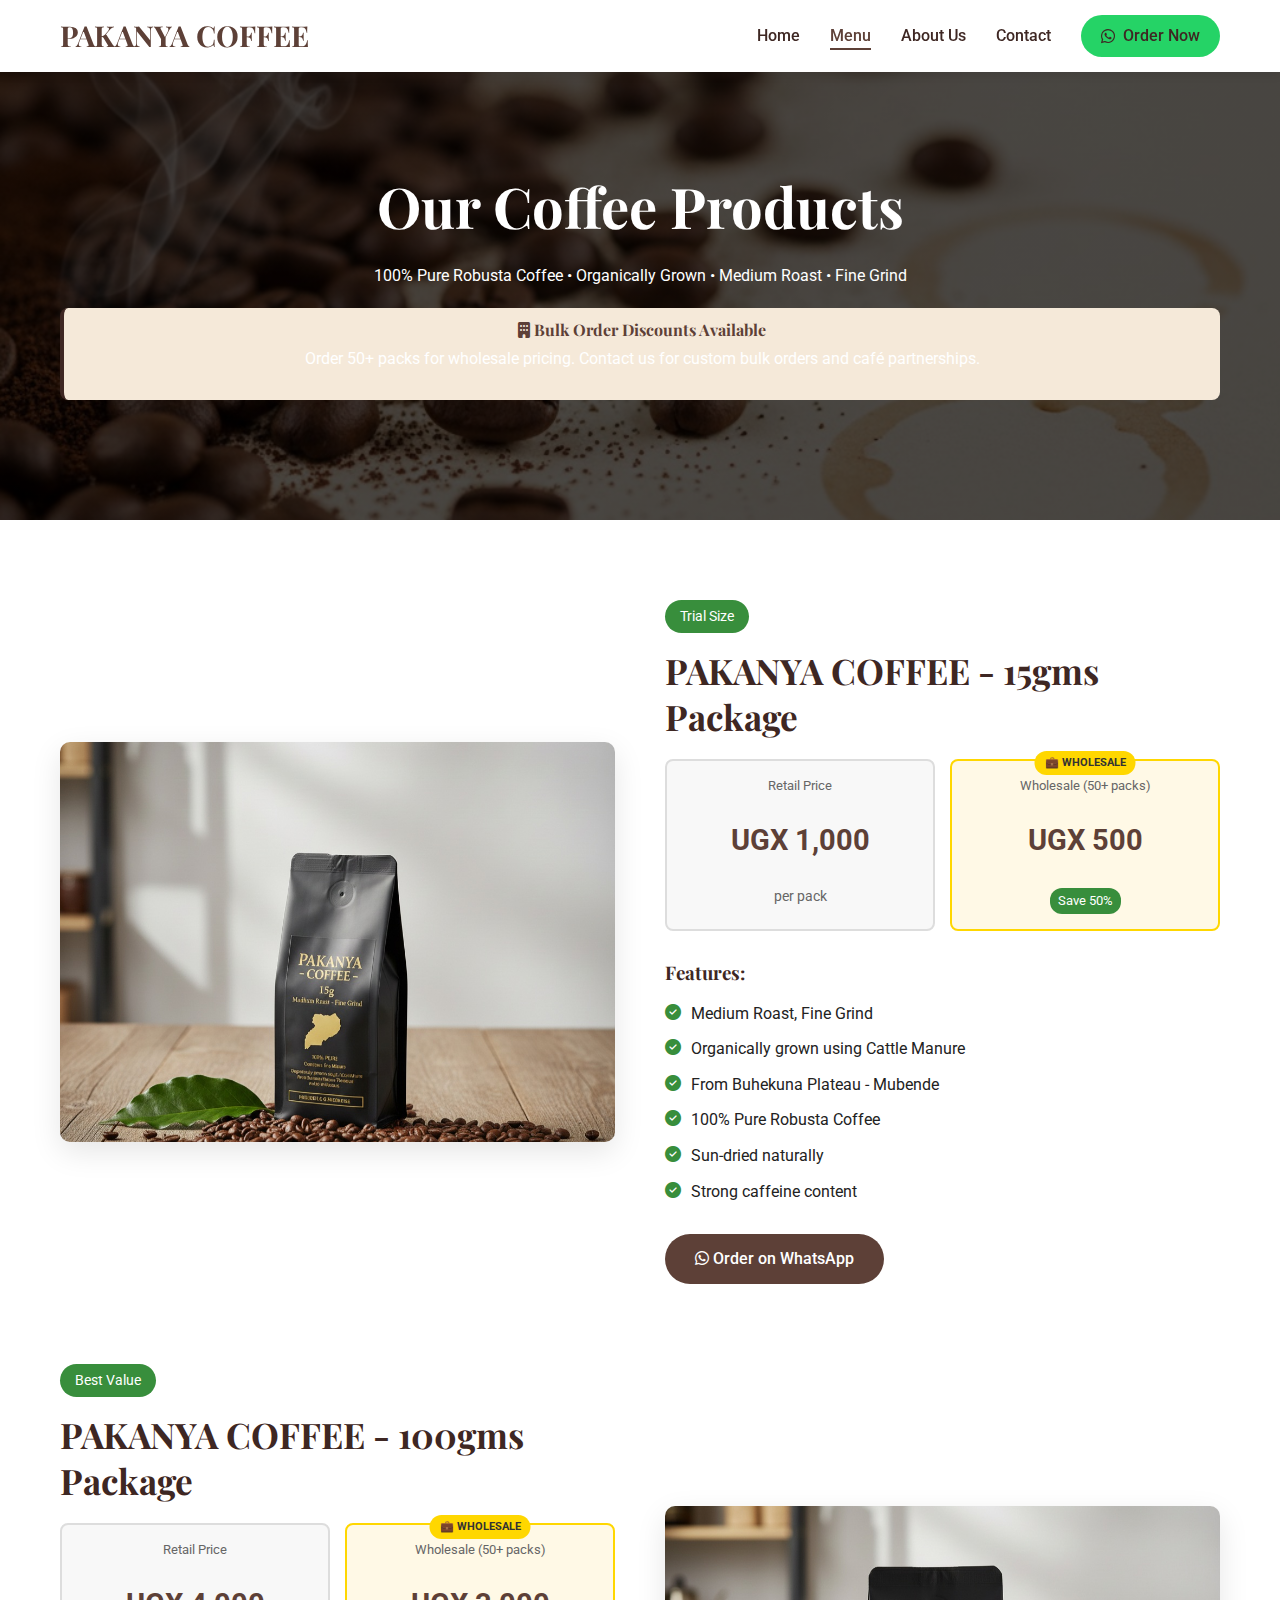
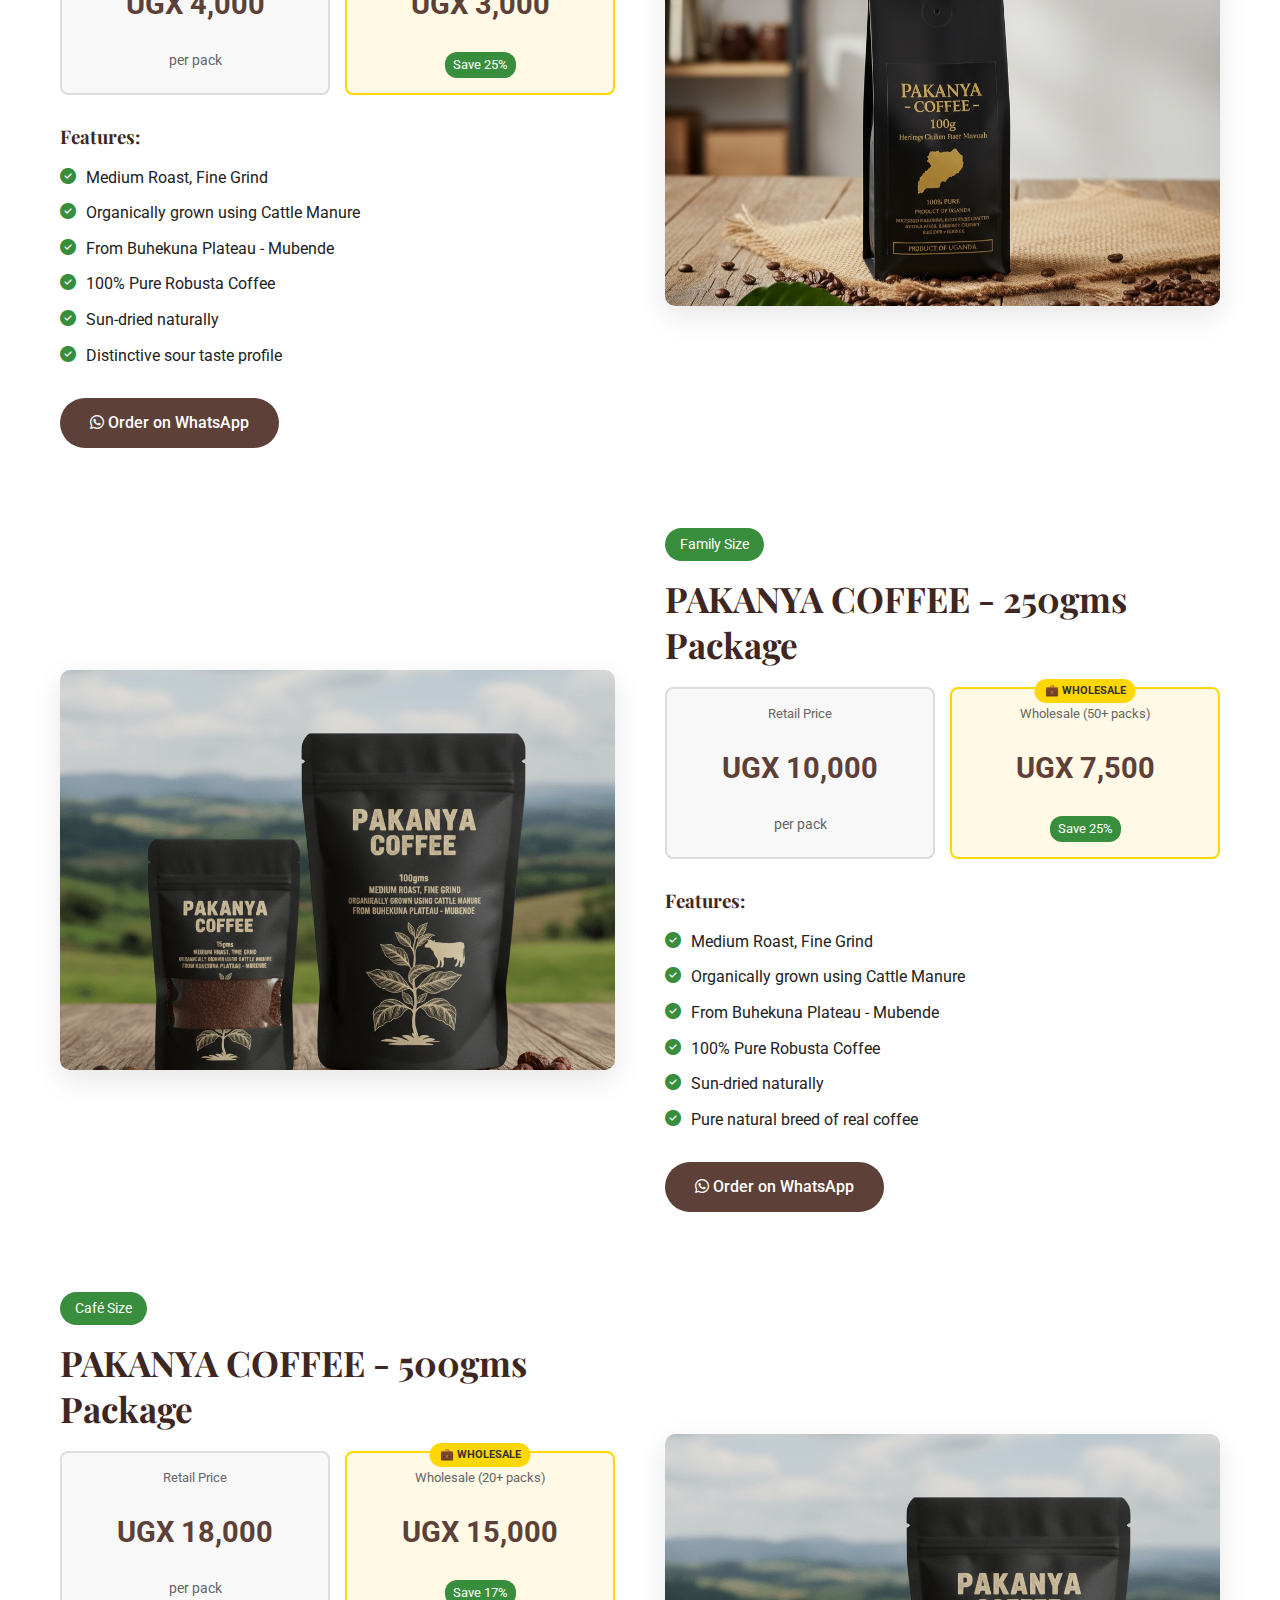
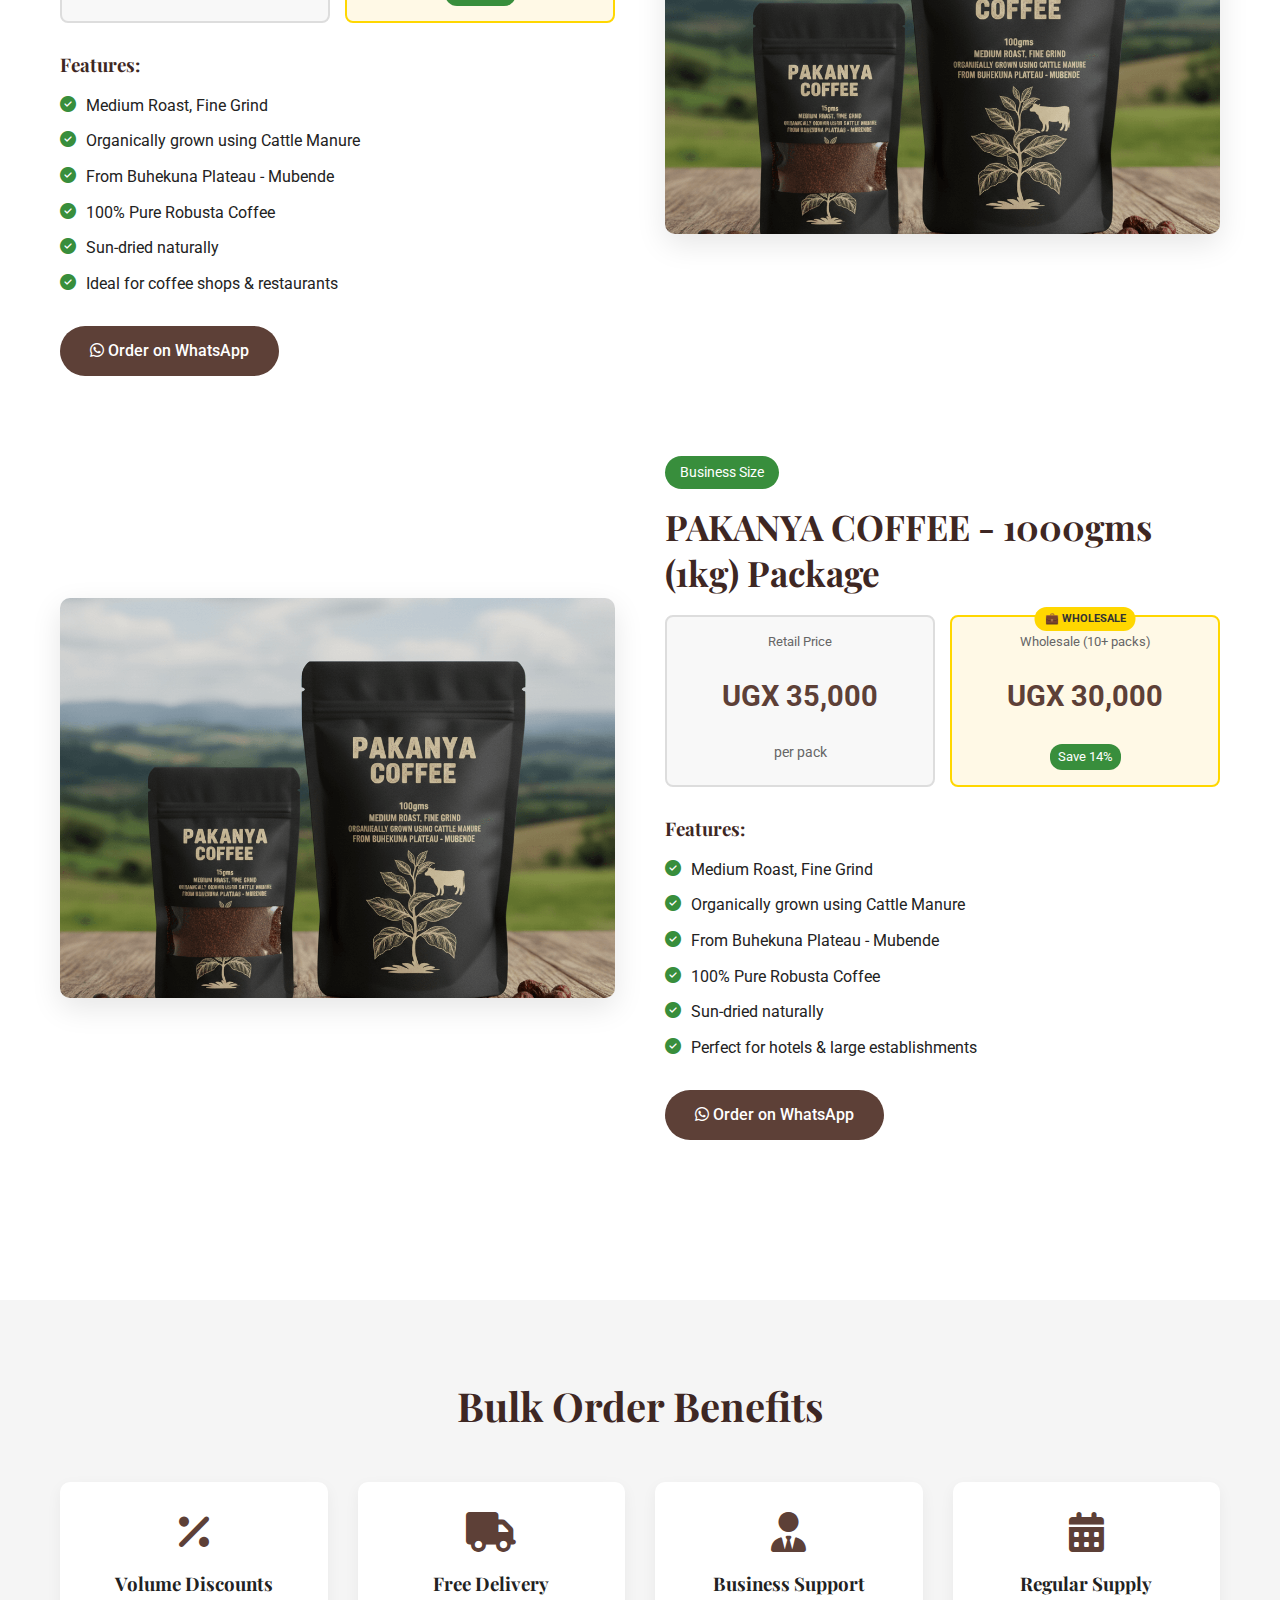
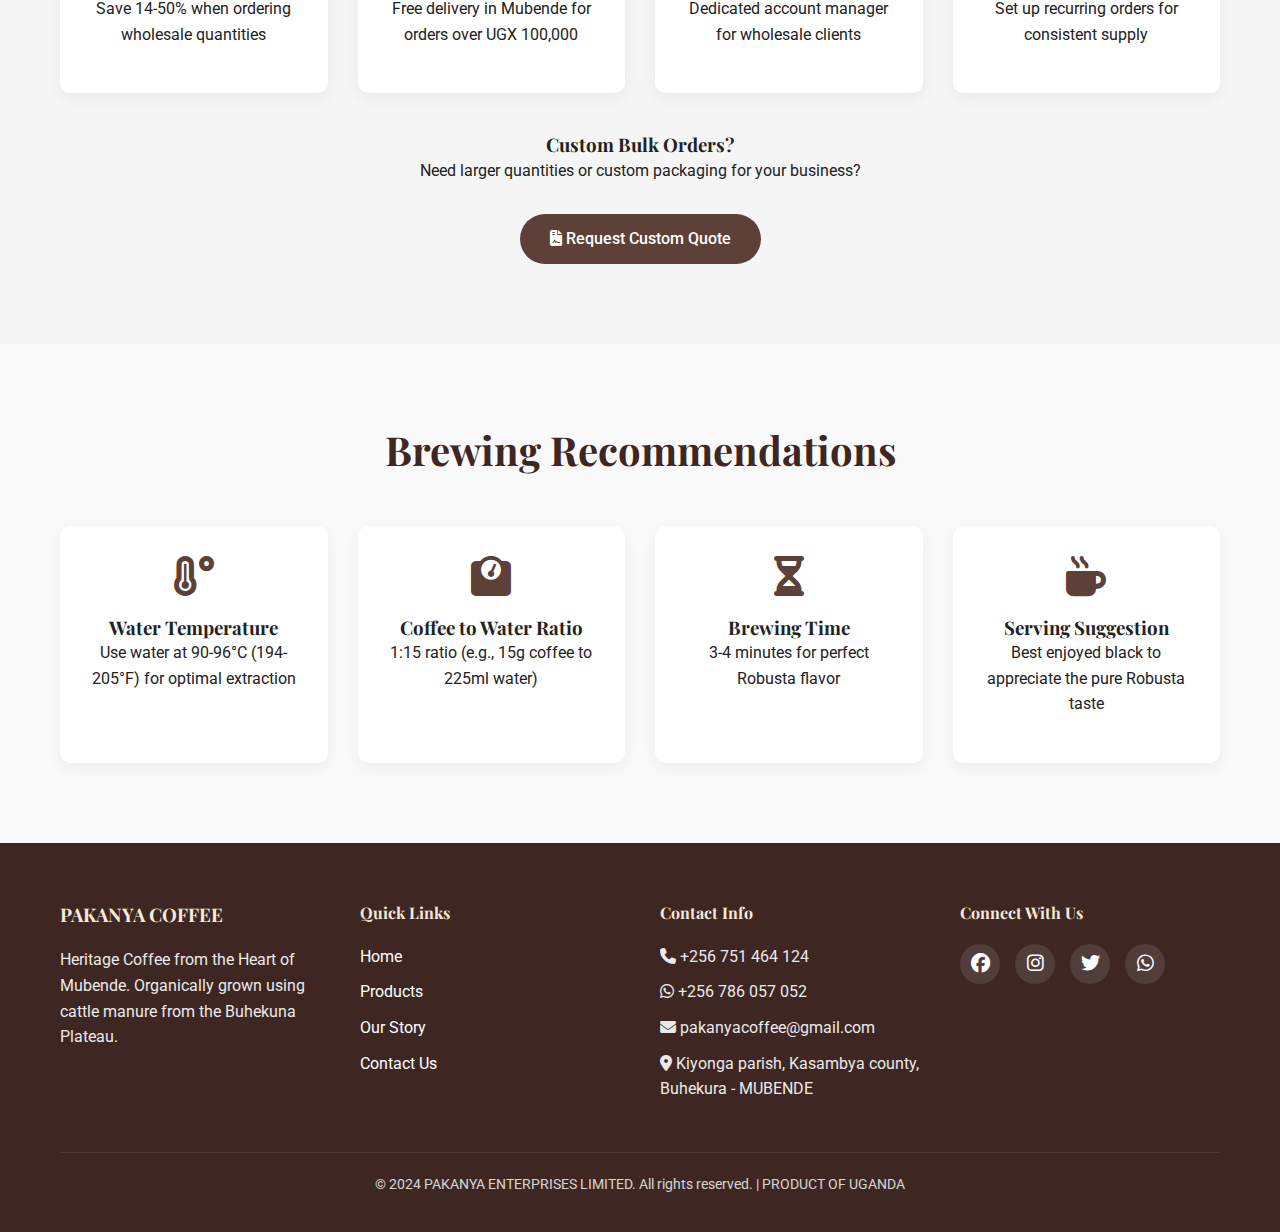
<file: menu.html>
<!DOCTYPE html>
<html lang="en">
<head>
    <meta charset="UTF-8">
    <meta name="viewport" content="width=device-width, initial-scale=1.0">
    <title>Our Coffee Products | PAKANYA COFFEE</title>
    <link rel="stylesheet" href="css/style.css">
    <link rel="stylesheet" href="https://cdnjs.cloudflare.com/ajax/libs/font-awesome/6.4.0/css/all.min.css">
    <link href="https://fonts.googleapis.com/css2?family=Playfair+Display:wght@400;700&family=Roboto:wght@300;400;500&display=swap" rel="stylesheet">
    <style>
        /* ADDITIONAL CSS FOR DUAL PRICING */
        .price-container {
            display: flex;
            gap: 15px;
            margin: 20px 0;
            flex-wrap: wrap;
        }
        
        .retail-price, .wholesale-price {
            flex: 1;
            padding: 15px;
            border-radius: 8px;
            text-align: center;
            min-width: 140px;
        }
        
        .retail-price {
            background: #f8f8f8;
            border: 2px solid #ddd;
        }
        
        .wholesale-price.featured {
            background: #FFF9E6;
            border: 2px solid #FFD700;
            position: relative;
        }
        
        .wholesale-price.featured::before {
            content: "💼 WHOLESALE";
            position: absolute;
            top: -10px;
            left: 50%;
            transform: translateX(-50%);
            background: #FFD700;
            color: #333;
            padding: 3px 10px;
            border-radius: 15px;
            font-size: 0.7rem;
            font-weight: bold;
            white-space: nowrap;
        }
        
        .retail-price small, .wholesale-price small {
            display: block;
            color: #666;
            font-size: 0.8rem;
            margin-bottom: 5px;
        }
        
        .price-container .price {
            font-size: 1.8rem;
            font-weight: bold;
            color: #5D4037;
            display: block;
        }
        
        .unit {
            font-size: 0.9rem;
            color: #666;
        }
        
        .savings {
            display: inline-block;
            background: #388E3C;
            color: white;
            padding: 3px 8px;
            border-radius: 12px;
            font-size: 0.8rem;
            margin-top: 5px;
        }
        
        .bulk-order-note {
            background: #F5E9D9;
            padding: 12px;
            border-radius: 8px;
            margin: 20px 0;
            border-left: 4px solid #3E2723;
        }
        
        .bulk-order-note h4 {
            color: #5D4037;
            margin-bottom: 5px;
        }
        
        @media (max-width: 768px) {
            .price-container {
                flex-direction: column;
                gap: 10px;
            }
            
            .retail-price, .wholesale-price {
                width: 100%;
            }
        }
    </style>
</head>
<body>
    <!-- Navigation -->
    <nav class="navbar">
        <div class="container">
            <a href="index.html" class="logo">
                <h1>PAKANYA COFFEE</h1>
            </a>
            <ul class="nav-menu">
                <li><a href="index.html">Home</a></li>
                <li><a href="menu.html" class="active">Menu</a></li>
                <li><a href="about.html">About Us</a></li>
                <li><a href="contact.html">Contact</a></li>
                <li><a href="https://wa.me/256786057052" class="whatsapp-btn" target="_blank">
                    <i class="fab fa-whatsapp"></i> Order Now
                </a></li>
            </ul>
            <div class="hamburger">
                <span></span>
                <span></span>
                <span></span>
            </div>
        </div>
    </nav>

    <!-- Menu Header -->
    <section class="page-header">
        <div class="container">
            <h1>Our Coffee Products</h1>
            <p>100% Pure Robusta Coffee • Organically Grown • Medium Roast • Fine Grind</p>
            <div class="bulk-order-note">
                <h4><i class="fas fa-building"></i> Bulk Order Discounts Available</h4>
                <p>Order 50+ packs for wholesale pricing. Contact us for custom bulk orders and café partnerships.</p>
            </div>
        </div>
    </section>

    <!-- Products -->
    <section class="products">
        <div class="container">
            <!-- 15g Package -->
            <div class="product-detail">
                <div class="product-image">
                    <img src="assets/package-15g.jpg" alt="15gms Package">
                </div>
                <div class="product-info">
                    <span class="product-label">Trial Size</span>
                    <h2>PAKANYA COFFEE - 15gms Package</h2>
                    
                    <!-- DUAL PRICING -->
                    <div class="price-container">
                        <div class="retail-price">
                            <small>Retail Price</small>
                            <span class="price">UGX 1,000</span>
                            <span class="unit">per pack</span>
                        </div>
                        <div class="wholesale-price featured">
                            <small>Wholesale (50+ packs)</small>
                            <span class="price">UGX 500</span>
                            <span class="savings">Save 50%</span>
                        </div>
                    </div>
                    
                    <div class="product-features">
                        <h3>Features:</h3>
                        <ul>
                            <li><i class="fas fa-check-circle"></i> Medium Roast, Fine Grind</li>
                            <li><i class="fas fa-check-circle"></i> Organically grown using Cattle Manure</li>
                            <li><i class="fas fa-check-circle"></i> From Buhekuna Plateau - Mubende</li>
                            <li><i class="fas fa-check-circle"></i> 100% Pure Robusta Coffee</li>
                            <li><i class="fas fa-check-circle"></i> Sun-dried naturally</li>
                            <li><i class="fas fa-check-circle"></i> Strong caffeine content</li>
                        </ul>
                    </div>
                    
                    <div class="product-actions">
                        <a href="https://wa.me/256786057052?text=I%20want%20to%20order%20PAKANYA%20COFFEE%2015g%20package%20-%20Retail:%20UGX%201,000%20|%20Wholesale:%20UGX%20500" 
                           class="btn-primary" target="_blank">
                            <i class="fab fa-whatsapp"></i> Order on WhatsApp
                        </a>
                    </div>
                </div>
            </div>

            <!-- 100g Package -->
            <div class="product-detail reverse">
                <div class="product-image">
                    <img src="assets/package-100g.jpg" alt="100gms Package">
                </div>
                <div class="product-info">
                    <span class="product-label">Best Value</span>
                    <h2>PAKANYA COFFEE - 100gms Package</h2>
                    
                    <!-- DUAL PRICING -->
                    <div class="price-container">
                        <div class="retail-price">
                            <small>Retail Price</small>
                            <span class="price">UGX 4,000</span>
                            <span class="unit">per pack</span>
                        </div>
                        <div class="wholesale-price featured">
                            <small>Wholesale (50+ packs)</small>
                            <span class="price">UGX 3,000</span>
                            <span class="savings">Save 25%</span>
                        </div>
                    </div>
                    
                    <div class="product-features">
                        <h3>Features:</h3>
                        <ul>
                            <li><i class="fas fa-check-circle"></i> Medium Roast, Fine Grind</li>
                            <li><i class="fas fa-check-circle"></i> Organically grown using Cattle Manure</li>
                            <li><i class="fas fa-check-circle"></i> From Buhekuna Plateau - Mubende</li>
                            <li><i class="fas fa-check-circle"></i> 100% Pure Robusta Coffee</li>
                            <li><i class="fas fa-check-circle"></i> Sun-dried naturally</li>
                            <li><i class="fas fa-check-circle"></i> Distinctive sour taste profile</li>
                        </ul>
                    </div>
                    
                    <div class="product-actions">
                        <a href="https://wa.me/256786057052?text=I%20want%20to%20order%20PAKANYA%20COFFEE%20100g%20package%20-%20Retail:%20UGX%204,000%20|%20Wholesale:%20UGX%203,000" 
                           class="btn-primary" target="_blank">
                            <i class="fab fa-whatsapp"></i> Order on WhatsApp
                        </a>
                    </div>
                </div>
            </div>

            <!-- 250g Package -->
            <div class="product-detail">
                <div class="product-image">
                    <img src="assets/package-200g.jpg" alt="250gms Package">
                </div>
                <div class="product-info">
                    <span class="product-label">Family Size</span>
                    <h2>PAKANYA COFFEE - 250gms Package</h2>
                    
                    <!-- DUAL PRICING -->
                    <div class="price-container">
                        <div class="retail-price">
                            <small>Retail Price</small>
                            <span class="price">UGX 10,000</span>
                            <span class="unit">per pack</span>
                        </div>
                        <div class="wholesale-price featured">
                            <small>Wholesale (50+ packs)</small>
                            <span class="price">UGX 7,500</span>
                            <span class="savings">Save 25%</span>
                        </div>
                    </div>
                    
                    <div class="product-features">
                        <h3>Features:</h3>
                        <ul>
                            <li><i class="fas fa-check-circle"></i> Medium Roast, Fine Grind</li>
                            <li><i class="fas fa-check-circle"></i> Organically grown using Cattle Manure</li>
                            <li><i class="fas fa-check-circle"></i> From Buhekuna Plateau - Mubende</li>
                            <li><i class="fas fa-check-circle"></i> 100% Pure Robusta Coffee</li>
                            <li><i class="fas fa-check-circle"></i> Sun-dried naturally</li>
                            <li><i class="fas fa-check-circle"></i> Pure natural breed of real coffee</li>
                        </ul>
                    </div>
                    
                    <div class="product-actions">
                        <a href="https://wa.me/256786057052?text=I%20want%20to%20order%20PAKANYA%20COFFEE%20250g%20package%20-%20Retail:%20UGX%2010,000%20|%20Wholesale:%20UGX%207,500" 
                           class="btn-primary" target="_blank">
                            <i class="fab fa-whatsapp"></i> Order on WhatsApp
                        </a>
                    </div>
                </div>
            </div>

            <!-- 500g Package -->
            <div class="product-detail reverse">
                <div class="product-image">
                    <!-- NOTE: You need to create package-500g.jpg image -->
                    <img src="assets/package-200g.jpg" alt="500gms Package">
                </div>
                <div class="product-info">
                    <span class="product-label">Café Size</span>
                    <h2>PAKANYA COFFEE - 500gms Package</h2>
                    
                    <!-- DUAL PRICING -->
                    <div class="price-container">
                        <div class="retail-price">
                            <small>Retail Price</small>
                            <span class="price">UGX 18,000</span>
                            <span class="unit">per pack</span>
                        </div>
                        <div class="wholesale-price featured">
                            <small>Wholesale (20+ packs)</small>
                            <span class="price">UGX 15,000</span>
                            <span class="savings">Save 17%</span>
                        </div>
                    </div>
                    
                    <div class="product-features">
                        <h3>Features:</h3>
                        <ul>
                            <li><i class="fas fa-check-circle"></i> Medium Roast, Fine Grind</li>
                            <li><i class="fas fa-check-circle"></i> Organically grown using Cattle Manure</li>
                            <li><i class="fas fa-check-circle"></i> From Buhekuna Plateau - Mubende</li>
                            <li><i class="fas fa-check-circle"></i> 100% Pure Robusta Coffee</li>
                            <li><i class="fas fa-check-circle"></i> Sun-dried naturally</li>
                            <li><i class="fas fa-check-circle"></i> Ideal for coffee shops & restaurants</li>
                        </ul>
                    </div>
                    
                    <div class="product-actions">
                        <a href="https://wa.me/256786057052?text=I%20want%20to%20order%20PAKANYA%20COFFEE%20500g%20package%20-%20Retail:%20UGX%2018,000%20|%20Wholesale:%20UGX%2015,000" 
                           class="btn-primary" target="_blank">
                            <i class="fab fa-whatsapp"></i> Order on WhatsApp
                        </a>
                    </div>
                </div>
            </div>

            <!-- 1000g Package -->
            <div class="product-detail">
                <div class="product-image">
                    <!-- NOTE: You need to create package-1000g.jpg image -->
                    <img src="assets/package-200g.jpg" alt="1000gms Package">
                </div>
                <div class="product-info">
                    <span class="product-label">Business Size</span>
                    <h2>PAKANYA COFFEE - 1000gms (1kg) Package</h2>
                    
                    <!-- DUAL PRICING -->
                    <div class="price-container">
                        <div class="retail-price">
                            <small>Retail Price</small>
                            <span class="price">UGX 35,000</span>
                            <span class="unit">per pack</span>
                        </div>
                        <div class="wholesale-price featured">
                            <small>Wholesale (10+ packs)</small>
                            <span class="price">UGX 30,000</span>
                            <span class="savings">Save 14%</span>
                        </div>
                    </div>
                    
                    <div class="product-features">
                        <h3>Features:</h3>
                        <ul>
                            <li><i class="fas fa-check-circle"></i> Medium Roast, Fine Grind</li>
                            <li><i class="fas fa-check-circle"></i> Organically grown using Cattle Manure</li>
                            <li><i class="fas fa-check-circle"></i> From Buhekuna Plateau - Mubende</li>
                            <li><i class="fas fa-check-circle"></i> 100% Pure Robusta Coffee</li>
                            <li><i class="fas fa-check-circle"></i> Sun-dried naturally</li>
                            <li><i class="fas fa-check-circle"></i> Perfect for hotels & large establishments</li>
                        </ul>
                    </div>
                    
                    <div class="product-actions">
                        <a href="https://wa.me/256786057052?text=I%20want%20to%20order%20PAKANYA%20COFFEE%201000g%20(1kg)%20package%20-%20Retail:%20UGX%2035,000%20|%20Wholesale:%20UGX%2030,000" 
                           class="btn-primary" target="_blank">
                            <i class="fab fa-whatsapp"></i> Order on WhatsApp
                        </a>
                    </div>
                </div>
            </div>
        </div>
    </section>

    <!-- Bulk Order Info -->
    <section class="brewing-tips">
        <div class="container">
            <h2 class="section-title">Bulk Order Benefits</h2>
            <div class="tips-grid">
                <div class="tip">
                    <i class="fas fa-percentage"></i>
                    <h3>Volume Discounts</h3>
                    <p>Save 14-50% when ordering wholesale quantities</p>
                </div>
                <div class="tip">
                    <i class="fas fa-truck"></i>
                    <h3>Free Delivery</h3>
                    <p>Free delivery in Mubende for orders over UGX 100,000</p>
                </div>
                <div class="tip">
                    <i class="fas fa-user-tie"></i>
                    <h3>Business Support</h3>
                    <p>Dedicated account manager for wholesale clients</p>
                </div>
                <div class="tip">
                    <i class="fas fa-calendar-alt"></i>
                    <h3>Regular Supply</h3>
                    <p>Set up recurring orders for consistent supply</p>
                </div>
            </div>
            
            <div class="bulk-inquiry" style="text-align: center; margin-top: 40px;">
                <h3>Custom Bulk Orders?</h3>
                <p>Need larger quantities or custom packaging for your business?</p>
                <a href="contact.html" class="btn-primary" style="margin-top: 15px;">
                    <i class="fas fa-file-contract"></i> Request Custom Quote
                </a>
            </div>
        </div>
    </section>

    <!-- Brewing Tips -->
    <section class="brewing-tips" style="background-color: #f9f9f9;">
        <div class="container">
            <h2 class="section-title">Brewing Recommendations</h2>
            <div class="tips-grid">
                <div class="tip">
                    <i class="fas fa-temperature-high"></i>
                    <h3>Water Temperature</h3>
                    <p>Use water at 90-96°C (194-205°F) for optimal extraction</p>
                </div>
                <div class="tip">
                    <i class="fas fa-weight"></i>
                    <h3>Coffee to Water Ratio</h3>
                    <p>1:15 ratio (e.g., 15g coffee to 225ml water)</p>
                </div>
                <div class="tip">
                    <i class="fas fa-hourglass-half"></i>
                    <h3>Brewing Time</h3>
                    <p>3-4 minutes for perfect Robusta flavor</p>
                </div>
                <div class="tip">
                    <i class="fas fa-mug-hot"></i>
                    <h3>Serving Suggestion</h3>
                    <p>Best enjoyed black to appreciate the pure Robusta taste</p>
                </div>
            </div>
        </div>
    </section>

    <!-- Footer -->
    <footer>
        <div class="container">
            <div class="footer-grid">
                <div class="footer-col">
                    <h3>PAKANYA COFFEE</h3>
                    <p>Heritage Coffee from the Heart of Mubende. Organically grown using cattle manure from the Buhekuna Plateau.</p>
                </div>
                <div class="footer-col">
                    <h4>Quick Links</h4>
                    <ul>
                        <li><a href="index.html">Home</a></li>
                        <li><a href="menu.html">Products</a></li>
                        <li><a href="about.html">Our Story</a></li>
                        <li><a href="contact.html">Contact Us</a></li>
                    </ul>
                </div>
                <div class="footer-col">
                    <h4>Contact Info</h4>
                    <p><i class="fas fa-phone"></i> +256 751 464 124</p>
                    <p><i class="fab fa-whatsapp"></i> +256 786 057 052</p>
                    <p><i class="fas fa-envelope"></i> pakanyacoffee@gmail.com</p>
                    <p><i class="fas fa-map-marker-alt"></i> Kiyonga parish, Kasambya county, Buhekura - MUBENDE</p>
                </div>
                <div class="footer-col">
                    <h4>Connect With Us</h4>
                    <div class="social-links">
                        <a href="#"><i class="fab fa-facebook"></i></a>
                        <a href="#"><i class="fab fa-instagram"></i></a>
                        <a href="#"><i class="fab fa-twitter"></i></a>
                        <a href="https://wa.me/256786057052" target="_blank"><i class="fab fa-whatsapp"></i></a>
                    </div>
                </div>
            </div>
            <div class="footer-bottom">
                <p>&copy; 2024 PAKANYA ENTERPRISES LIMITED. All rights reserved. | PRODUCT OF UGANDA</p>
            </div>
        </div>
    </footer>

    <script src="js/script.js"></script>
<script>
    // Debug script for product images
    document.addEventListener('DOMContentLoaded', function() {
        console.log("=== PRODUCT IMAGE DEBUG ===");
        
        const productImages = document.querySelectorAll('.product-image img');
        productImages.forEach((img, index) => {
            console.log(`Image ${index + 1}:`, img.src);
            console.log(`- Complete:`, img.complete);
            console.log(`- Natural size:`, img.naturalWidth, 'x', img.naturalHeight);
            console.log(`- Display size:`, img.offsetWidth, 'x', img.offsetHeight);
            
            // Force display
            img.style.opacity = '1';
            img.style.visibility = 'visible';
            img.style.display = 'block';
        });
        
        // Check parent containers
        document.querySelectorAll('.product-image').forEach(container => {
            console.log("Container height:", container.offsetHeight);
            container.style.minHeight = '400px';
        });
    });
</script>

</body>
</html>
</file>
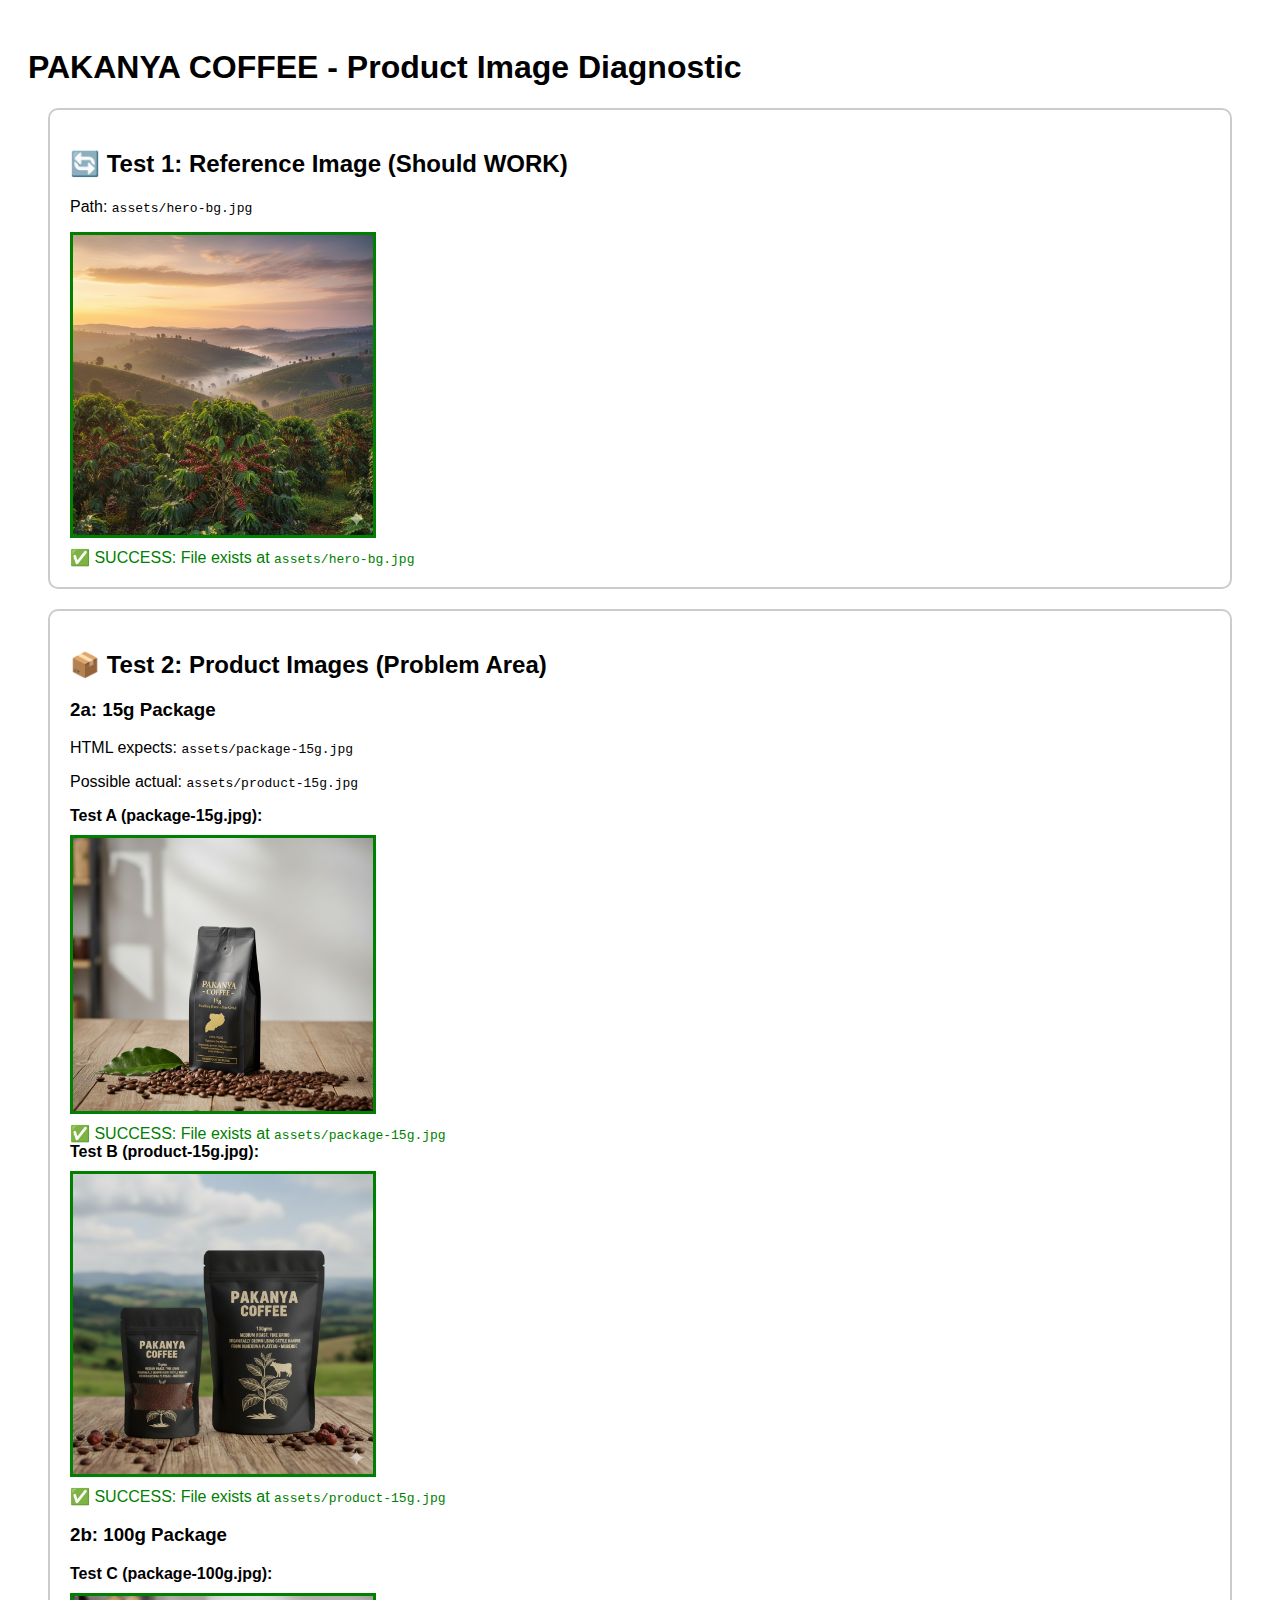
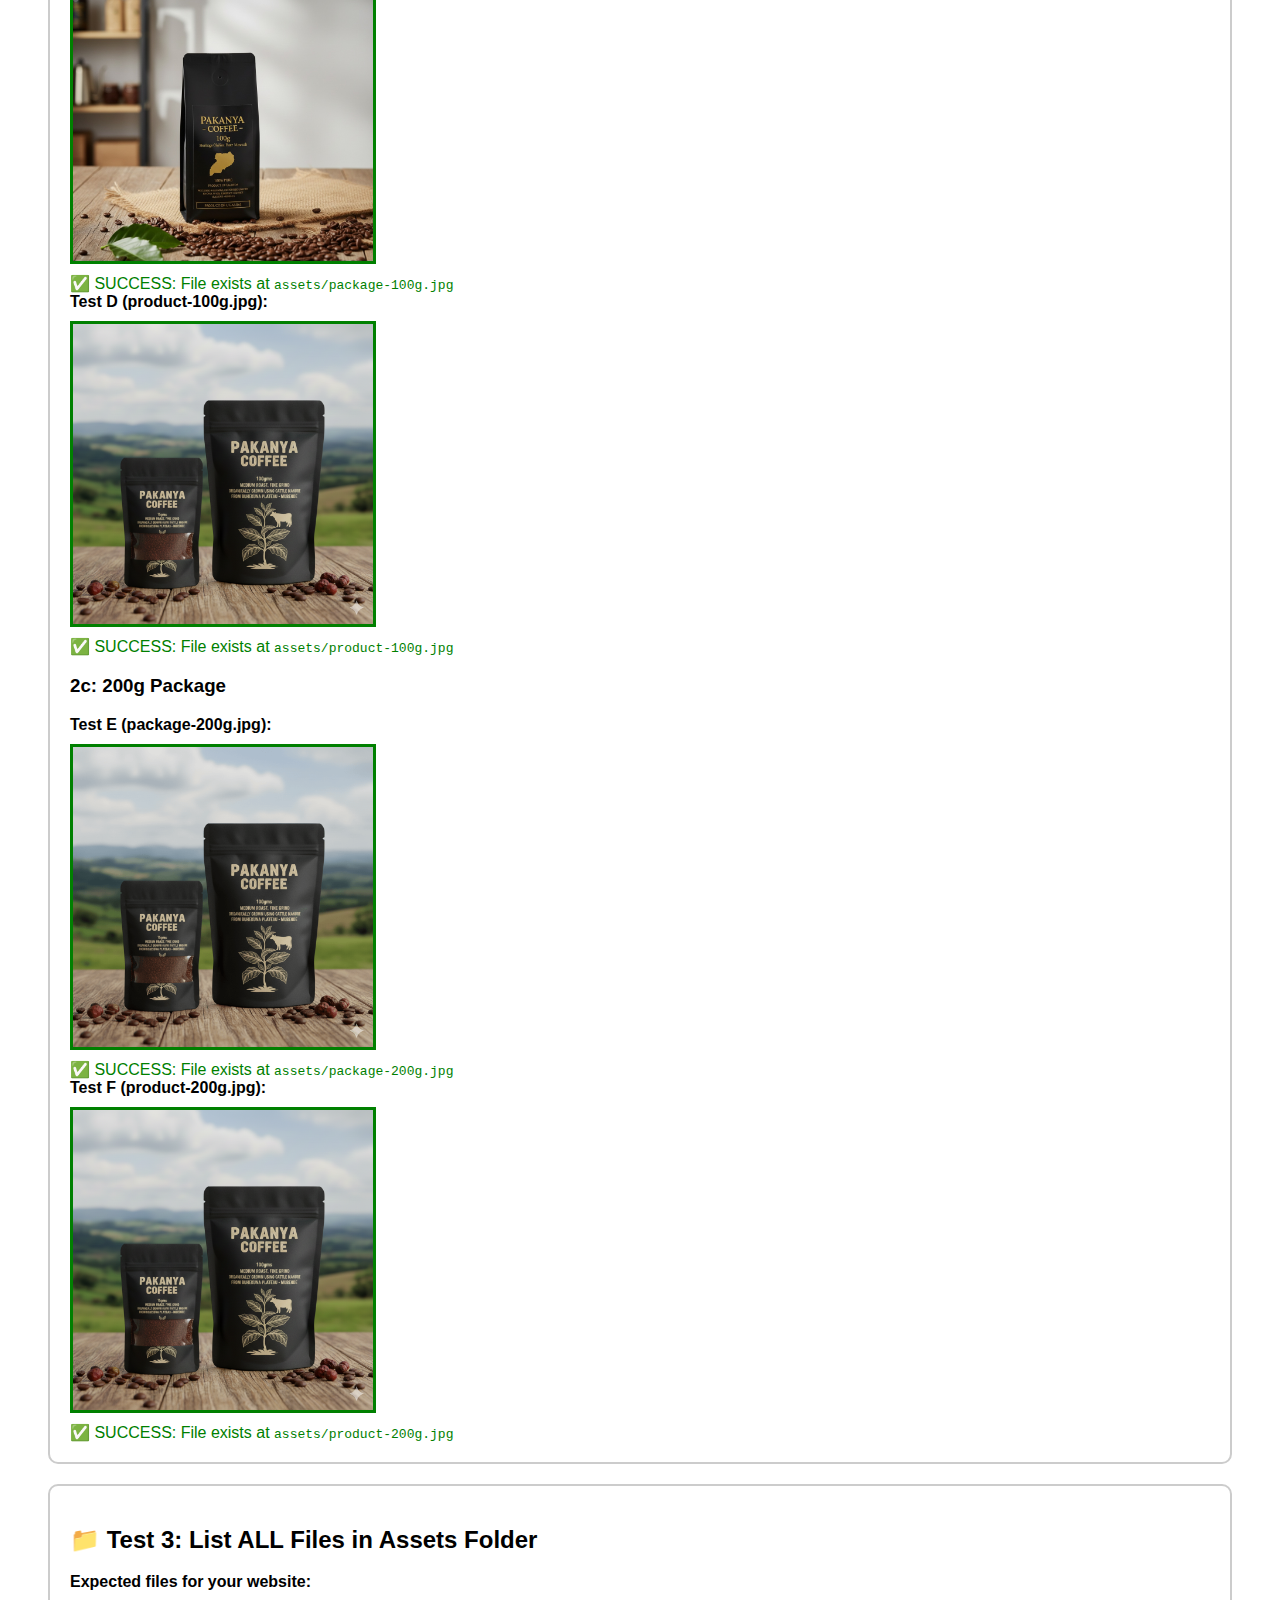
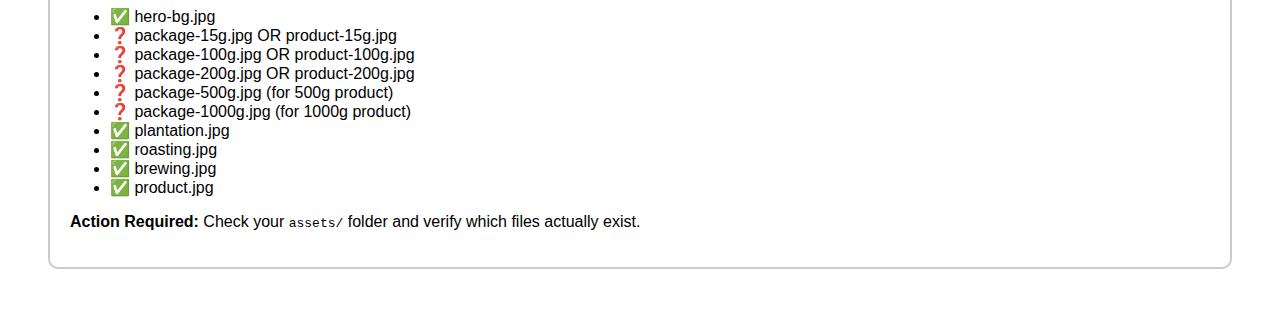
<file: test.html>
<!DOCTYPE html>
<html>
<head>
    <style>
        body { font-family: Arial; padding: 20px; }
        .test-box { 
            margin: 20px; 
            padding: 20px; 
            border: 2px solid #ccc; 
            border-radius: 10px; 
        }
        img { 
            display: block; 
            margin: 10px 0; 
            max-width: 300px; 
            border: 3px solid; 
        }
        .success { border-color: green; }
        .error { border-color: red; }
        .loading { border-color: orange; }
    </style>
</head>
<body>
    <h1>PAKANYA COFFEE - Product Image Diagnostic</h1>
    
    <div class="test-box">
        <h2>🔄 Test 1: Reference Image (Should WORK)</h2>
        <p>Path: <code>assets/hero-bg.jpg</code></p>
        <img id="test1" src="assets/hero-bg.jpg" alt="Hero Background" class="loading">
        <div id="result1">Status: Testing...</div>
    </div>
    
    <div class="test-box">
        <h2>📦 Test 2: Product Images (Problem Area)</h2>
        
        <h3>2a: 15g Package</h3>
        <p>HTML expects: <code>assets/package-15g.jpg</code></p>
        <p>Possible actual: <code>assets/product-15g.jpg</code></p>
        
        <strong>Test A (package-15g.jpg):</strong>
        <img id="test2a" src="assets/package-15g.jpg" alt="15g Package" class="loading">
        <div id="result2a">Status: Testing...</div>
        
        <strong>Test B (product-15g.jpg):</strong>
        <img id="test2b" src="assets/product-15g.jpg" alt="15g Product" class="loading">
        <div id="result2b">Status: Testing...</div>
        
        <h3>2b: 100g Package</h3>
        <strong>Test C (package-100g.jpg):</strong>
        <img id="test2c" src="assets/package-100g.jpg" alt="100g Package" class="loading">
        <div id="result2c">Status: Testing...</div>
        
        <strong>Test D (product-100g.jpg):</strong>
        <img id="test2d" src="assets/product-100g.jpg" alt="100g Product" class="loading">
        <div id="result2d">Status: Testing...</div>
        
        <h3>2c: 200g Package</h3>
        <strong>Test E (package-200g.jpg):</strong>
        <img id="test2e" src="assets/package-200g.jpg" alt="200g Package" class="loading">
        <div id="result2e">Status: Testing...</div>
        
        <strong>Test F (product-200g.jpg):</strong>
        <img id="test2f" src="assets/product-200g.jpg" alt="200g Product" class="loading">
        <div id="result2f">Status: Testing...</div>
    </div>
    
    <div class="test-box">
        <h2>📁 Test 3: List ALL Files in Assets Folder</h2>
        <div id="fileList">Checking files...</div>
    </div>
    
    <script>
        // Track image loading
        function trackImage(imgElement, resultElement, expectedPath) {
            imgElement.onload = function() {
                imgElement.classList.remove('loading');
                imgElement.classList.add('success');
                resultElement.innerHTML = `✅ SUCCESS: File exists at <code>${expectedPath}</code>`;
                resultElement.style.color = 'green';
            };
            
            imgElement.onerror = function() {
                imgElement.classList.remove('loading');
                imgElement.classList.add('error');
                resultElement.innerHTML = `❌ FAILED: No file at <code>${expectedPath}</code>`;
                resultElement.style.color = 'red';
            };
        }
        
        // Track all test images
        const tests = [
            { img: 'test1', result: 'result1', path: 'assets/hero-bg.jpg' },
            { img: 'test2a', result: 'result2a', path: 'assets/package-15g.jpg' },
            { img: 'test2b', result: 'result2b', path: 'assets/product-15g.jpg' },
            { img: 'test2c', result: 'result2c', path: 'assets/package-100g.jpg' },
            { img: 'test2d', result: 'result2d', path: 'assets/product-100g.jpg' },
            { img: 'test2e', result: 'result2e', path: 'assets/package-200g.jpg' },
            { img: 'test2f', result: 'result2f', path: 'assets/product-200g.jpg' },
        ];
        
        tests.forEach(test => {
            const imgElement = document.getElementById(test.img);
            const resultElement = document.getElementById(test.result);
            trackImage(imgElement, resultElement, test.path);
        });
        
        // Simulate file listing (for local testing)
        document.getElementById('fileList').innerHTML = `
            <p><strong>Expected files for your website:</strong></p>
            <ul>
                <li>✅ hero-bg.jpg</li>
                <li>❓ package-15g.jpg OR product-15g.jpg</li>
                <li>❓ package-100g.jpg OR product-100g.jpg</li>
                <li>❓ package-200g.jpg OR product-200g.jpg</li>
                <li>❓ package-500g.jpg (for 500g product)</li>
                <li>❓ package-1000g.jpg (for 1000g product)</li>
                <li>✅ plantation.jpg</li>
                <li>✅ roasting.jpg</li>
                <li>✅ brewing.jpg</li>
                <li>✅ product.jpg</li>
            </ul>
            <p><strong>Action Required:</strong> Check your <code>assets/</code> folder and verify which files actually exist.</p>
        `;
        
        // Add file system check if possible
        console.log("=== DEBUG INFO ===");
        console.log("Test running from:", window.location.pathname);
        console.log("Current directory structure should be:");
        console.log("- your-website/");
        console.log("  ├── index.html");
        console.log("  ├── menu.html");
        console.log("  ├── test-products.html");
        console.log("  └── assets/");
        console.log("      ├── hero-bg.jpg");
        console.log("      ├── package-15g.jpg OR product-15g.jpg");
        console.log("      ├── package-100g.jpg OR product-100g.jpg");
        console.log("      └── etc...");
    </script>
</body>
</html>
</file>
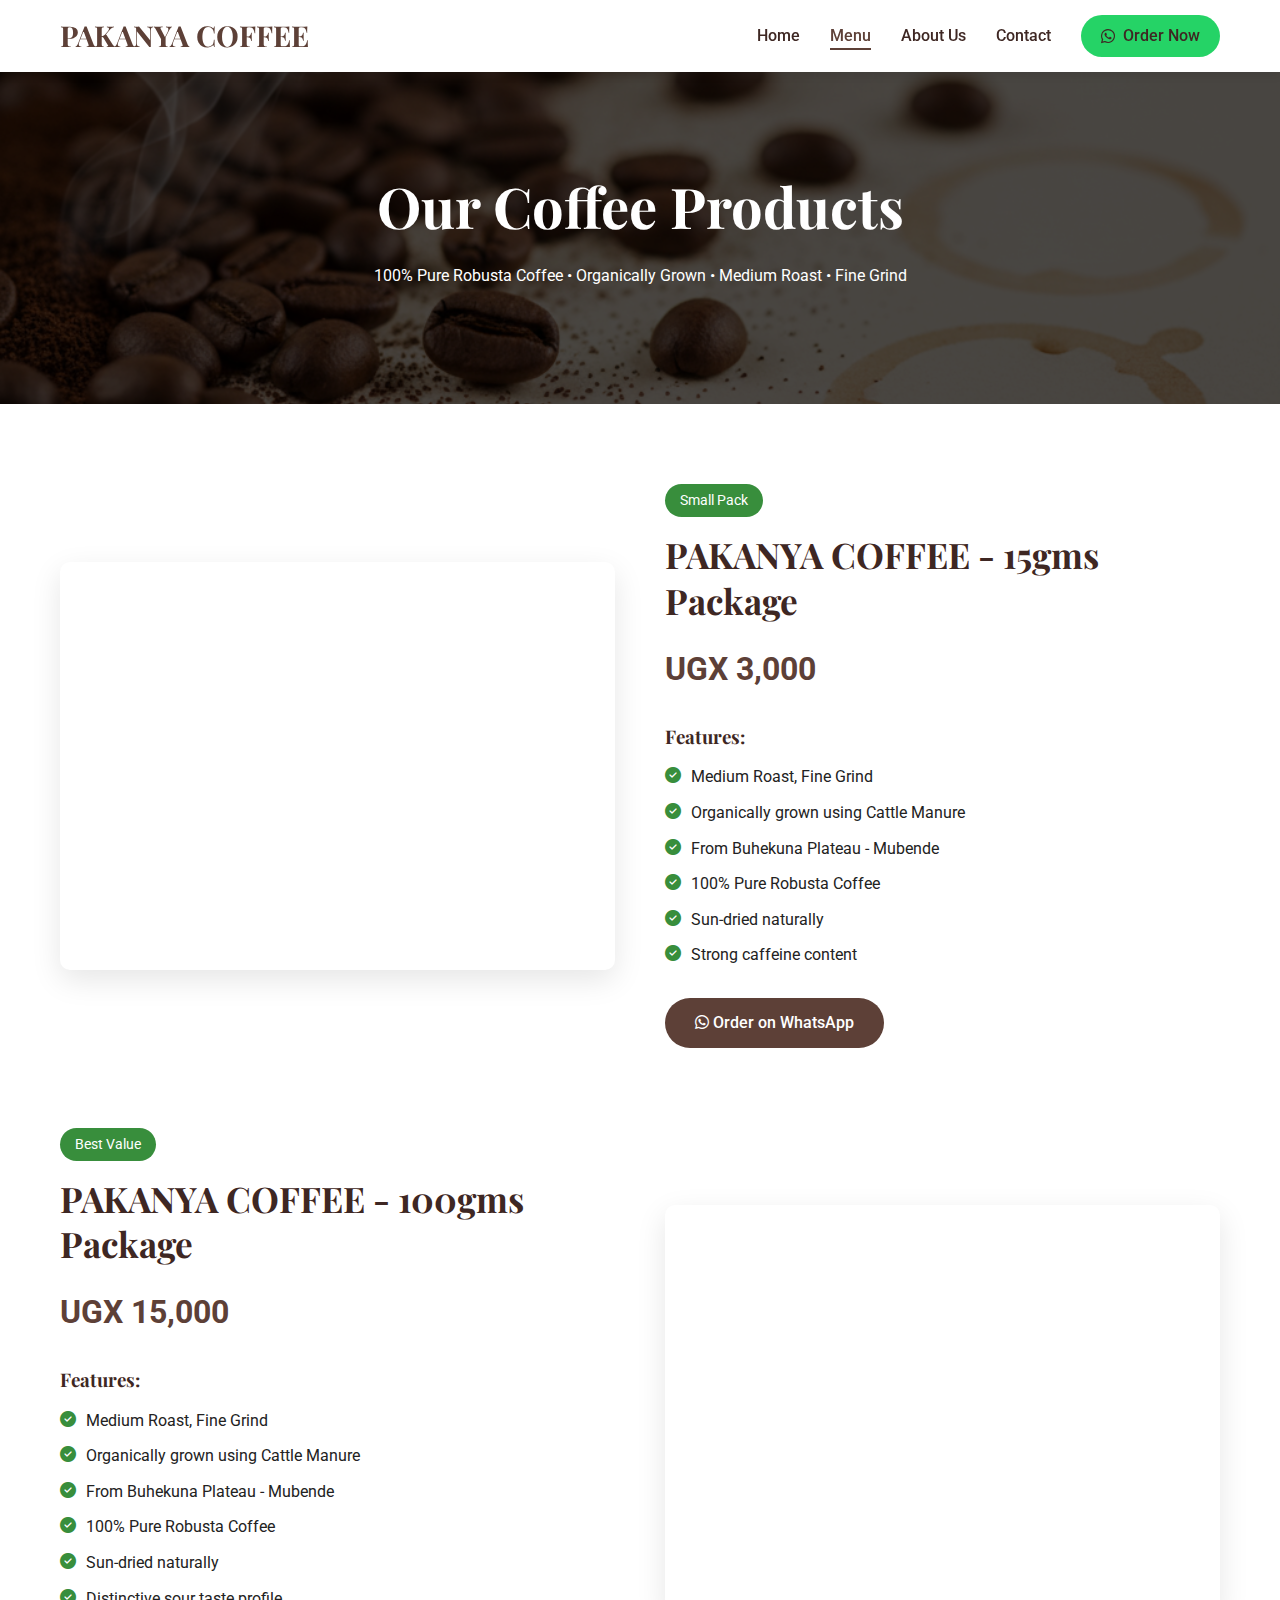
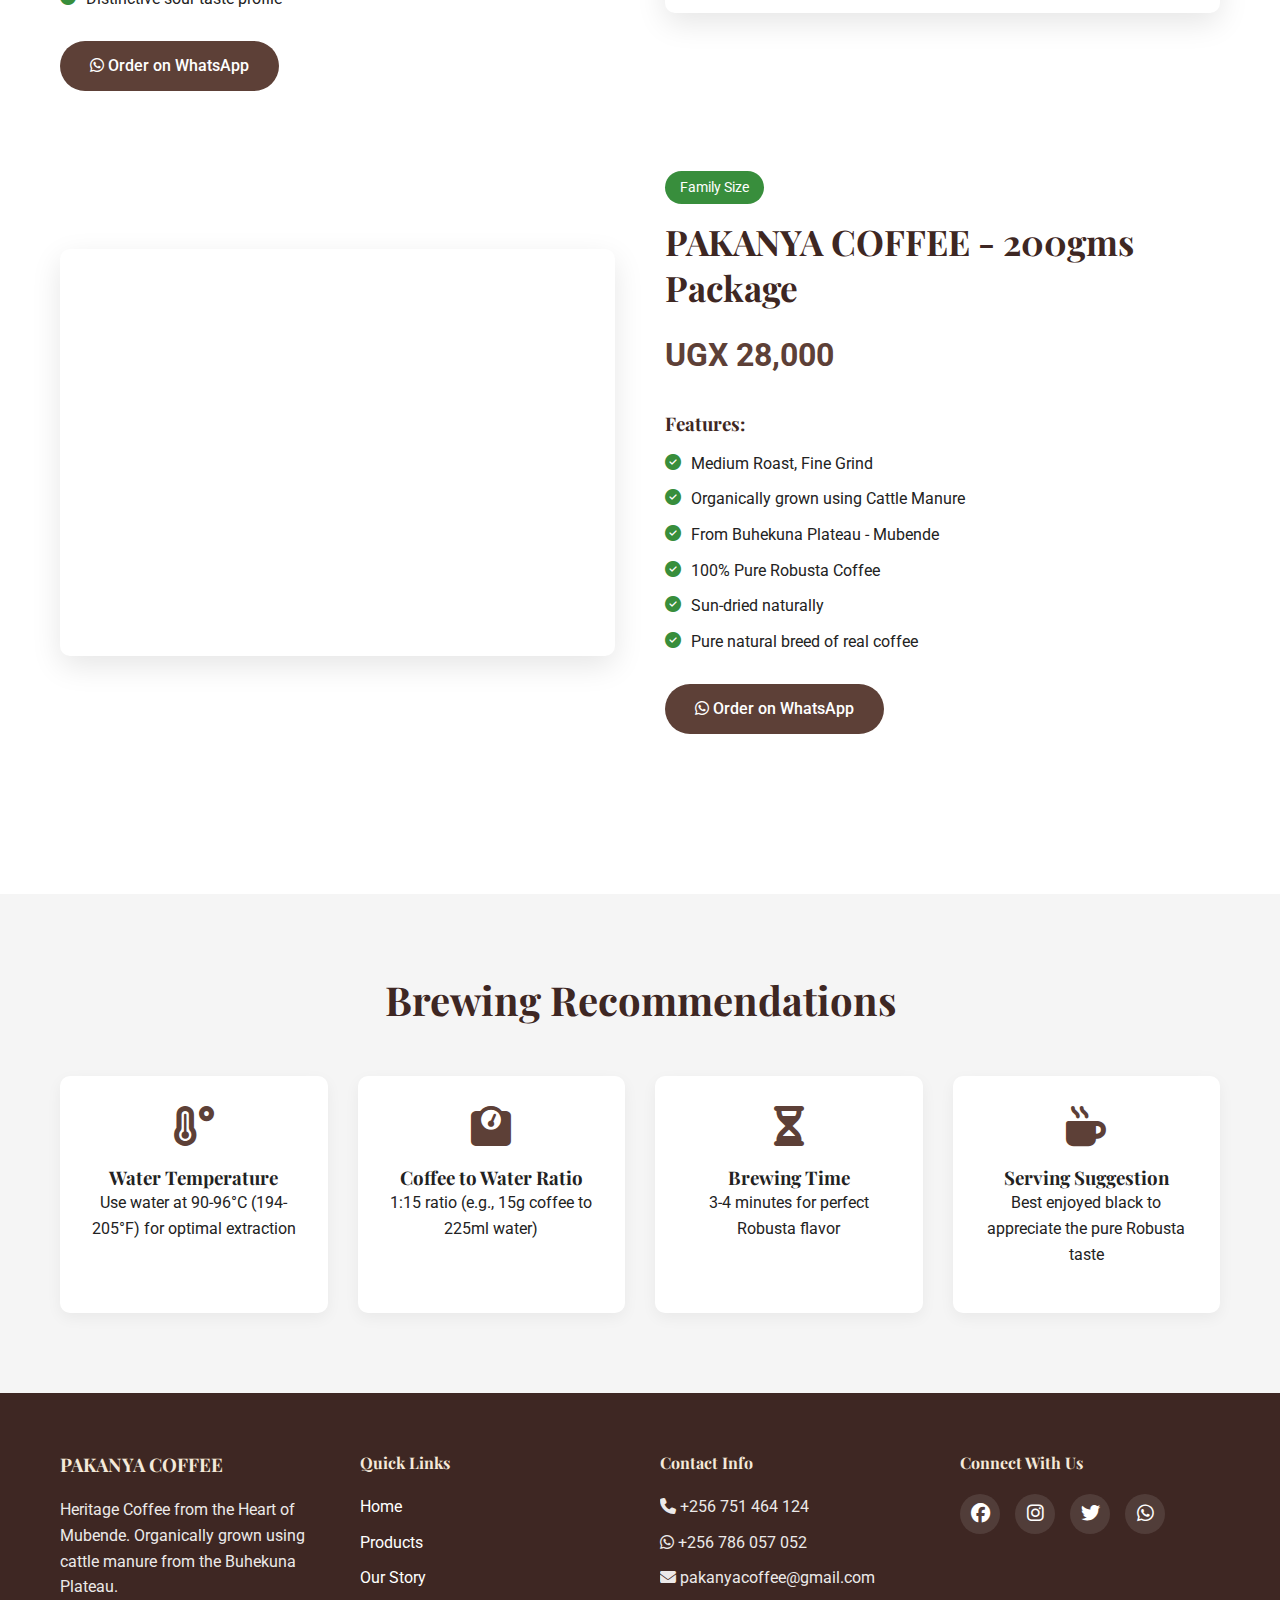
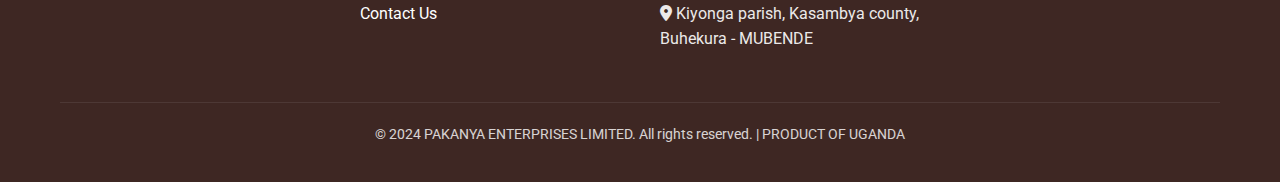
<file: PAKANYA/menu.html>
<!-- menu.html -->
<!DOCTYPE html>
<html lang="en">
<head>
    <meta charset="UTF-8">
    <meta name="viewport" content="width=device-width, initial-scale=1.0">
    <title>Our Coffee Products | PAKANYA COFFEE</title>
    <link rel="stylesheet" href="css/style.css">
    <link rel="stylesheet" href="https://cdnjs.cloudflare.com/ajax/libs/font-awesome/6.4.0/css/all.min.css">
    <link href="https://fonts.googleapis.com/css2?family=Playfair+Display:wght@400;700&family=Roboto:wght@300;400;500&display=swap" rel="stylesheet">
</head>
<body>
    <!-- Navigation -->
    <nav class="navbar">
        <div class="container">
            <a href="index.html" class="logo">
                <h1>PAKANYA COFFEE</h1>
            </a>
            <ul class="nav-menu">
                <li><a href="index.html">Home</a></li>
                <li><a href="menu.html" class="active">Menu</a></li>
                <li><a href="about.html">About Us</a></li>
                <li><a href="contact.html">Contact</a></li>
                <li><a href="https://wa.me/256786057052" class="whatsapp-btn" target="_blank">
                    <i class="fab fa-whatsapp"></i> Order Now
                </a></li>
            </ul>
            <div class="hamburger">
                <span></span>
                <span></span>
                <span></span>
            </div>
        </div>
    </nav>

    <!-- Menu Header -->
    <section class="page-header">
        <div class="container">
            <h1>Our Coffee Products</h1>
            <p>100% Pure Robusta Coffee • Organically Grown • Medium Roast • Fine Grind</p>
        </div>
    </section>

    <!-- Products -->
    <section class="products">
        <div class="container">
            <div class="product-detail">
                <div class="product-image">
                    <img src="assets/package-15g.jpg" alt="15gms Package">
                </div>
                <div class="product-info">
                    <span class="product-label">Small Pack</span>
                    <h2>PAKANYA COFFEE - 15gms Package</h2>
                    <p class="price">UGX 3,000</p>
                    
                    <div class="product-features">
                        <h3>Features:</h3>
                        <ul>
                            <li><i class="fas fa-check-circle"></i> Medium Roast, Fine Grind</li>
                            <li><i class="fas fa-check-circle"></i> Organically grown using Cattle Manure</li>
                            <li><i class="fas fa-check-circle"></i> From Buhekuna Plateau - Mubende</li>
                            <li><i class="fas fa-check-circle"></i> 100% Pure Robusta Coffee</li>
                            <li><i class="fas fa-check-circle"></i> Sun-dried naturally</li>
                            <li><i class="fas fa-check-circle"></i> Strong caffeine content</li>
                        </ul>
                    </div>
                    
                    <div class="product-actions">
                        <a href="https://wa.me/256786057052?text=I%20want%20to%20order%20the%2015gms%20Pakanya%20Coffee%20package" 
                           class="btn-primary" target="_blank">
                            <i class="fab fa-whatsapp"></i> Order on WhatsApp
                        </a>
                    </div>
                </div>
            </div>

            <div class="product-detail reverse">
                <div class="product-image">
                    <img src="assets/package-100g.jpg" alt="100gms Package">
                </div>
                <div class="product-info">
                    <span class="product-label">Best Value</span>
                    <h2>PAKANYA COFFEE - 100gms Package</h2>
                    <p class="price">UGX 15,000</p>
                    
                    <div class="product-features">
                        <h3>Features:</h3>
                        <ul>
                            <li><i class="fas fa-check-circle"></i> Medium Roast, Fine Grind</li>
                            <li><i class="fas fa-check-circle"></i> Organically grown using Cattle Manure</li>
                            <li><i class="fas fa-check-circle"></i> From Buhekuna Plateau - Mubende</li>
                            <li><i class="fas fa-check-circle"></i> 100% Pure Robusta Coffee</li>
                            <li><i class="fas fa-check-circle"></i> Sun-dried naturally</li>
                            <li><i class="fas fa-check-circle"></i> Distinctive sour taste profile</li>
                        </ul>
                    </div>
                    
                    <div class="product-actions">
                        <a href="https://wa.me/256786057052?text=I%20want%20to%20order%20the%20100gms%20Pakanya%20Coffee%20package" 
                           class="btn-primary" target="_blank">
                            <i class="fab fa-whatsapp"></i> Order on WhatsApp
                        </a>
                    </div>
                </div>
            </div>

            <div class="product-detail">
                <div class="product-image">
                    <img src="assets/package-200g.jpg" alt="200gms Package">
                </div>
                <div class="product-info">
                    <span class="product-label">Family Size</span>
                    <h2>PAKANYA COFFEE - 200gms Package</h2>
                    <p class="price">UGX 28,000</p>
                    
                    <div class="product-features">
                        <h3>Features:</h3>
                        <ul>
                            <li><i class="fas fa-check-circle"></i> Medium Roast, Fine Grind</li>
                            <li><i class="fas fa-check-circle"></i> Organically grown using Cattle Manure</li>
                            <li><i class="fas fa-check-circle"></i> From Buhekuna Plateau - Mubende</li>
                            <li><i class="fas fa-check-circle"></i> 100% Pure Robusta Coffee</li>
                            <li><i class="fas fa-check-circle"></i> Sun-dried naturally</li>
                            <li><i class="fas fa-check-circle"></i> Pure natural breed of real coffee</li>
                        </ul>
                    </div>
                    
                    <div class="product-actions">
                        <a href="https://wa.me/256786057052?text=I%20want%20to%20order%20the%20200gms%20Pakanya%20Coffee%20package" 
                           class="btn-primary" target="_blank">
                            <i class="fab fa-whatsapp"></i> Order on WhatsApp
                        </a>
                    </div>
                </div>
            </div>
        </div>
    </section>

    <!-- Brewing Tips -->
    <section class="brewing-tips">
        <div class="container">
            <h2 class="section-title">Brewing Recommendations</h2>
            <div class="tips-grid">
                <div class="tip">
                    <i class="fas fa-temperature-high"></i>
                    <h3>Water Temperature</h3>
                    <p>Use water at 90-96°C (194-205°F) for optimal extraction</p>
                </div>
                <div class="tip">
                    <i class="fas fa-weight"></i>
                    <h3>Coffee to Water Ratio</h3>
                    <p>1:15 ratio (e.g., 15g coffee to 225ml water)</p>
                </div>
                <div class="tip">
                    <i class="fas fa-hourglass-half"></i>
                    <h3>Brewing Time</h3>
                    <p>3-4 minutes for perfect Robusta flavor</p>
                </div>
                <div class="tip">
                    <i class="fas fa-mug-hot"></i>
                    <h3>Serving Suggestion</h3>
                    <p>Best enjoyed black to appreciate the pure Robusta taste</p>
                </div>
            </div>
        </div>
    </section>

    <!-- Footer -->
    <footer>
        <div class="container">
            <div class="footer-grid">
                <div class="footer-col">
                    <h3>PAKANYA COFFEE</h3>
                    <p>Heritage Coffee from the Heart of Mubende. Organically grown using cattle manure from the Buhekuna Plateau.</p>
                </div>
                <div class="footer-col">
                    <h4>Quick Links</h4>
                    <ul>
                        <li><a href="index.html">Home</a></li>
                        <li><a href="menu.html">Products</a></li>
                        <li><a href="about.html">Our Story</a></li>
                        <li><a href="contact.html">Contact Us</a></li>
                    </ul>
                </div>
                <div class="footer-col">
                    <h4>Contact Info</h4>
                    <p><i class="fas fa-phone"></i> +256 751 464 124</p>
                    <p><i class="fab fa-whatsapp"></i> +256 786 057 052</p>
                    <p><i class="fas fa-envelope"></i> pakanyacoffee@gmail.com</p>
                    <p><i class="fas fa-map-marker-alt"></i> Kiyonga parish, Kasambya county, Buhekura - MUBENDE</p>
                </div>
                <div class="footer-col">
                    <h4>Connect With Us</h4>
                    <div class="social-links">
                        <a href="#"><i class="fab fa-facebook"></i></a>
                        <a href="#"><i class="fab fa-instagram"></i></a>
                        <a href="#"><i class="fab fa-twitter"></i></a>
                        <a href="https://wa.me/256786057052" target="_blank"><i class="fab fa-whatsapp"></i></a>
                    </div>
                </div>
            </div>
            <div class="footer-bottom">
                <p>&copy; 2024 PAKANYA ENTERPRISES LIMITED. All rights reserved. | PRODUCT OF UGANDA</p>
            </div>
        </div>
    </footer>

    <script src="js/script.js"></script>
</body>
</html>
</file>
<file: css/style.css>
/* style.css */
/* Reset and Base Styles */
* {
    margin: 0;
    padding: 0;
    box-sizing: border-box;
}

:root {
    --primary-brown: #5D4037;
    --dark-brown: #3E2723;
    --light-brown: #8D6E63;
    --cream: #F5E9D9;
    --organic-green: #388E3C;
    --white: #FFFFFF;
    --black: #222222;
    --gray: #757575;
    --light-gray: #F5F5F5;
}

html {
    scroll-behavior: smooth;
}

body {
    font-family: 'Roboto', sans-serif;
    line-height: 1.6;
    color: var(--black);
    background-color: var(--white);
}

h1, h2, h3, h4 {
    font-family: 'Playfair Display', serif;
    font-weight: 700;
    line-height: 1.3;
}

.container {
    max-width: 1200px;
    margin: 0 auto;
    padding: 0 20px;
}

/* Typography */
p {
    margin-bottom: 1rem;
}

a {
    text-decoration: none;
    color: inherit;
    transition: all 0.3s ease;
}

/* Buttons */
.btn-primary, .btn-secondary, .btn-outline, .btn-whatsapp {
    display: inline-block;
    padding: 12px 30px;
    border-radius: 50px;
    font-weight: 500;
    text-align: center;
    cursor: pointer;
    transition: all 0.3s ease;
    border: none;
    font-size: 1rem;
}

.btn-primary {
    background-color: var(--primary-brown);
    color: var(--white);
}

.btn-primary:hover {
    background-color: var(--dark-brown);
    transform: translateY(-2px);
    box-shadow: 0 5px 15px rgba(0,0,0,0.1);
}

.btn-secondary {
    background-color: var(--organic-green);
    color: var(--white);
}

.btn-secondary:hover {
    background-color: #2E7D32;
    transform: translateY(-2px);
}

.btn-outline {
    background-color: transparent;
    color: var(--primary-brown);
    border: 2px solid var(--primary-brown);
}

.btn-outline:hover {
    background-color: var(--primary-brown);
    color: var(--white);
}

.btn-whatsapp {
    background-color: #25D366;
    color: white;
    display: inline-flex;
    align-items: center;
    gap: 8px;
}

.btn-whatsapp:hover {
    background-color: #128C7E;
    transform: translateY(-2px);
}

/* Navigation */
.navbar {
    background-color: var(--white);
    box-shadow: 0 2px 10px rgba(0,0,0,0.1);
    position: fixed;
    width: 100%;
    top: 0;
    z-index: 1000;
}

.navbar .container {
    display: flex;
    justify-content: space-between;
    align-items: center;
    padding: 15px 20px;
}

.logo h1 {
    color: var(--primary-brown);
    font-size: 1.8rem;
}

.nav-menu {
    display: flex;
    list-style: none;
    gap: 30px;
    align-items: center;
}

.nav-menu li a {
    color: var(--dark-brown);
    font-weight: 500;
    position: relative;
}

.nav-menu li a:hover,
.nav-menu li a.active {
    color: var(--primary-brown);
}

.nav-menu li a.active::after {
    content: '';
    position: absolute;
    bottom: -5px;
    left: 0;
    width: 100%;
    height: 2px;
    background-color: var(--primary-brown);
}

.whatsapp-btn {
    background-color: #25D366;
    color: white;
    padding: 8px 20px;
    border-radius: 50px;
    display: flex;
    align-items: center;
    gap: 8px;
}

.whatsapp-btn:hover {
    background-color: #128C7E;
}

.hamburger {
    display: none;
    flex-direction: column;
    gap: 4px;
    cursor: pointer;
}

.hamburger span {
    width: 25px;
    height: 3px;
    background-color: var(--dark-brown);
    transition: 0.3s;
}

/* Hero Section */
.hero {
    height: 90vh;
    background: linear-gradient(rgba(0,0,0,0.5), rgba(0,0,0,0.5)), 
                url('../assets/hero-bg.jpg') center/cover no-repeat;
    display: flex;
    align-items: center;
    justify-content: center;
    text-align: center;
    color: var(--white);
    margin-top: 70px;
    position: relative;
}

.hero-content {
    position: relative;
    z-index: 2;
    max-width: 800px;
    padding: 0 20px;
}

.hero h2 {
    font-size: 3.5rem;
    margin-bottom: 20px;
    text-shadow: 2px 2px 4px rgba(0,0,0,0.5);
}

.hero p {
    font-size: 1.2rem;
    margin-bottom: 30px;
    opacity: 0.9;
}

.hero-buttons {
    display: flex;
    gap: 20px;
    justify-content: center;
    flex-wrap: wrap;
}

.hero-overlay {
    position: absolute;
    top: 0;
    left: 0;
    width: 100%;
    height: 100%;
    background: linear-gradient(to bottom, transparent 50%, rgba(0,0,0,0.7));
}

/* Features */
.features {
    padding: 80px 0;
    background-color: var(--light-gray);
}

.features .container {
    display: grid;
    grid-template-columns: repeat(auto-fit, minmax(250px, 1fr));
    gap: 30px;
}

.feature {
    text-align: center;
    padding: 30px 20px;
    background: var(--white);
    border-radius: 10px;
    box-shadow: 0 5px 15px rgba(0,0,0,0.05);
    transition: transform 0.3s ease;
}

.feature:hover {
    transform: translateY(-10px);
}

.feature i {
    font-size: 2.5rem;
    color: var(--primary-brown);
    margin-bottom: 20px;
}

.feature h3 {
    margin-bottom: 10px;
    color: var(--dark-brown);
}

/* Gallery Preview */
.gallery-preview {
    padding: 80px 0;
}

.section-title {
    text-align: center;
    font-size: 2.5rem;
    margin-bottom: 50px;
    color: var(--dark-brown);
}

.gallery-grid {
    display: grid;
    grid-template-columns: repeat(auto-fit, minmax(250px, 1fr));
    gap: 20px;
}

.gallery-item {
    position: relative;
    overflow: hidden;
    border-radius: 10px;
    height: 250px;
}

.gallery-item img {
    width: 100%;
    height: 100%;
    object-fit: cover;
    transition: transform 0.5s ease;
}

.gallery-item:hover img {
    transform: scale(1.1);
}

.gallery-caption {
    position: absolute;
    bottom: 0;
    left: 0;
    right: 0;
    background: rgba(0,0,0,0.7);
    color: white;
    padding: 15px;
    text-align: center;
    transform: translateY(100%);
    transition: transform 0.3s ease;
}

.gallery-item:hover .gallery-caption {
    transform: translateY(0);
}

/* Product Preview */
.product-preview {
    padding: 80px 0;
    background-color: var(--cream);
}

.product-grid {
    display: grid;
    grid-template-columns: repeat(auto-fit, minmax(300px, 1fr));
    gap: 30px;
}

.product-card {
    background: var(--white);
    padding: 30px;
    border-radius: 10px;
    text-align: center;
    box-shadow: 0 5px 15px rgba(0,0,0,0.1);
    position: relative;
    transition: transform 0.3s ease;
}

.product-card:hover {
    transform: translateY(-10px);
}

.product-badge {
    position: absolute;
    top: 15px;
    right: 15px;
    background: var(--organic-green);
    color: white;
    padding: 5px 15px;
    border-radius: 20px;
    font-size: 0.8rem;
}

.product-card h3 {
    margin: 20px 0 10px;
    color: var(--dark-brown);
}

.product-card .price {
    font-size: 1.5rem;
    font-weight: bold;
    color: var(--primary-brown);
    margin: 20px 0;
}

/* Footer */
footer {
    background-color: var(--dark-brown);
    color: var(--white);
    padding: 60px 0 20px;
}

.footer-grid {
    display: grid;
    grid-template-columns: repeat(auto-fit, minmax(250px, 1fr));
    gap: 40px;
    margin-bottom: 40px;
}

.footer-col h3,
.footer-col h4 {
    color: var(--cream);
    margin-bottom: 20px;
}

.footer-col ul {
    list-style: none;
}

.footer-col ul li {
    margin-bottom: 10px;
}

.footer-col ul li a:hover {
    color: var(--cream);
    padding-left: 5px;
}

.footer-col p {
    opacity: 0.9;
    margin-bottom: 10px;
}

.social-links {
    display: flex;
    gap: 15px;
    margin-top: 20px;
}

.social-links a {
    display: inline-flex;
    align-items: center;
    justify-content: center;
    width: 40px;
    height: 40px;
    background: rgba(255,255,255,0.1);
    border-radius: 50%;
    font-size: 1.2rem;
}

.social-links a:hover {
    background: var(--primary-brown);
    transform: translateY(-3px);
}

.footer-bottom {
    text-align: center;
    padding-top: 20px;
    border-top: 1px solid rgba(255,255,255,0.1);
    font-size: 0.9rem;
    opacity: 0.8;
}

/* Page Header */
.page-header {
    background: linear-gradient(rgba(0,0,0,0.7), rgba(0,0,0,0.7)), 
                url('../assets/page-header.jpg') center/cover no-repeat;
    color: white;
    text-align: center;
    padding: 100px 20px;
    margin-top: 70px;
}

.page-header h1 {
    font-size: 3.5rem;
    margin-bottom: 20px;
}

/* Products Page */
.products {
    padding: 80px 0;
}

.product-detail {
    display: grid;
    grid-template-columns: 1fr 1fr;
    gap: 50px;
    margin-bottom: 80px;
    align-items: center;
}

.product-detail.reverse {
    direction: rtl;
}

.product-detail.reverse > * {
    direction: ltr;
}

.product-image {
    border-radius: 10px;
    overflow: hidden;
    box-shadow: 0 10px 30px rgba(0,0,0,0.1);
}

.product-image img {
    width: 100%;
    height: 400px;
    object-fit: cover;
    transition: transform 0.5s ease;
}

.product-image:hover img {
    transform: scale(1.05);
}

.product-label {
    display: inline-block;
    background: var(--organic-green);
    color: white;
    padding: 5px 15px;
    border-radius: 20px;
    font-size: 0.9rem;
    margin-bottom: 15px;
}

.product-info h2 {
    font-size: 2.2rem;
    margin-bottom: 15px;
    color: var(--dark-brown);
}

.product-info .price {
    font-size: 2rem;
    font-weight: bold;
    color: var(--primary-brown);
    margin: 20px 0;
}

.product-features {
    margin: 30px 0;
}

.product-features h3 {
    margin-bottom: 15px;
    color: var(--dark-brown);
}

.product-features ul {
    list-style: none;
}

.product-features li {
    margin-bottom: 10px;
    display: flex;
    align-items: flex-start;
    gap: 10px;
}

.product-features i {
    color: var(--organic-green);
    margin-top: 3px;
}

.product-actions {
    margin-top: 30px;
}

/* Brewing Tips */
.brewing-tips {
    padding: 80px 0;
    background-color: var(--light-gray);
}

.tips-grid {
    display: grid;
    grid-template-columns: repeat(auto-fit, minmax(250px, 1fr));
    gap: 30px;
}

.tip {
    text-align: center;
    padding: 30px;
    background: white;
    border-radius: 10px;
    box-shadow: 0 5px 15px rgba(0,0,0,0.05);
}

.tip i {
    font-size: 2.5rem;
    color: var(--primary-brown);
    margin-bottom: 20px;
}

/* About Page Styles */
.timeline {
    padding: 80px 0;
    position: relative;
}

.timeline::before {
    content: '';
    position: absolute;
    left: 50%;
    top: 0;
    bottom: 0;
    width: 2px;
    background: var(--primary-brown);
    transform: translateX(-50%);
}

.timeline-item {
    display: flex;
    margin-bottom: 50px;
    position: relative;
}

.timeline-year {
    flex: 0 0 100px;
    text-align: center;
    background: var(--primary-brown);
    color: white;
    padding: 10px;
    border-radius: 5px;
    font-weight: bold;
    position: absolute;
    left: 50%;
    transform: translateX(-50%);
    z-index: 1;
}

.timeline-content {
    flex: 1;
    padding: 30px;
    background: white;
    border-radius: 10px;
    box-shadow: 0 5px 15px rgba(0,0,0,0.1);
    margin-top: 40px;
}

.timeline-item:nth-child(odd) .timeline-content {
    margin-right: 50%;
}

.timeline-item:nth-child(even) .timeline-content {
    margin-left: 50%;
}

.philosophy {
    padding: 80px 0;
    background-color: var(--cream);
}

.philosophy-content {
    display: grid;
    grid-template-columns: 1fr 1fr;
    gap: 50px;
    align-items: center;
}

.philosophy-image img {
    width: 100%;
    border-radius: 10px;
    box-shadow: 0 10px 30px rgba(0,0,0,0.1);
}

.philosophy-text h3 {
    font-size: 2rem;
    margin-bottom: 20px;
    color: var(--dark-brown);
}

.philosophy-points {
    margin-top: 30px;
}

.point {
    display: flex;
    gap: 20px;
    margin-bottom: 25px;
    align-items: flex-start;
}

.point i {
    font-size: 1.5rem;
    color: var(--organic-green);
    margin-top: 5px;
}

.process {
    padding: 80px 0;
}

.process-steps {
    display: grid;
    grid-template-columns: repeat(auto-fit, minmax(180px, 1fr));
    gap: 20px;
}

.step {
    text-align: center;
    padding: 30px 15px;
    background: white;
    border-radius: 10px;
    box-shadow: 0 5px 15px rgba(0,0,0,0.05);
    position: relative;
}

.step-number {
    position: absolute;
    top: -20px;
    left: 50%;
    transform: translateX(-50%);
    width: 40px;
    height: 40px;
    background: var(--primary-brown);
    color: white;
    border-radius: 50%;
    display: flex;
    align-items: center;
    justify-content: center;
    font-weight: bold;
}

.values {
    padding: 80px 0;
    background-color: var(--light-gray);
}

.values-grid {
    display: grid;
    grid-template-columns: repeat(auto-fit, minmax(250px, 1fr));
    gap: 30px;
}

.value-card {
    text-align: center;
    padding: 40px 20px;
    background: white;
    border-radius: 10px;
    box-shadow: 0 5px 15px rgba(0,0,0,0.05);
}

.value-card i {
    font-size: 2.5rem;
    color: var(--primary-brown);
    margin-bottom: 20px;
}

/* Contact Page Styles */
.contact {
    padding: 80px 0;
}

.contact-grid {
    display: grid;
    grid-template-columns: 1fr 1fr;
    gap: 50px;
}

.contact-info h2,
.contact-form h2 {
    font-size: 2.2rem;
    margin-bottom: 20px;
    color: var(--dark-brown);
}

.contact-details {
    margin: 30px 0;
}

.contact-item {
    display: flex;
    gap: 20px;
    margin-bottom: 30px;
    align-items: flex-start;
}

.contact-item i {
    font-size: 1.5rem;
    color: var(--primary-brown);
    margin-top: 5px;
}

.business-hours {
    background: var(--light-gray);
    padding: 20px;
    border-radius: 10px;
    margin-top: 30px;
}

.form-group {
    margin-bottom: 25px;
}

.form-group label {
    display: block;
    margin-bottom: 8px;
    font-weight: 500;
    color: var(--dark-brown);
}

.form-group input,
.form-group select,
.form-group textarea {
    width: 100%;
    padding: 12px 15px;
    border: 1px solid #ddd;
    border-radius: 5px;
    font-family: 'Roboto', sans-serif;
    font-size: 1rem;
    transition: border-color 0.3s ease;
}

.form-group input:focus,
.form-group select:focus,
.form-group textarea:focus {
    outline: none;
    border-color: var(--primary-brown);
}

.form-note {
    font-size: 0.9rem;
    color: var(--gray);
    margin-top: 15px;
    font-style: italic;
}

.location {
    padding: 80px 0;
    background-color: var(--cream);
}

.map-placeholder {
    height: 400px;
    background: linear-gradient(rgba(0,0,0,0.1), rgba(0,0,0,0.1)), 
                url('../assets/map-placeholder.jpg') center/cover no-repeat;
    border-radius: 10px;
    display: flex;
    align-items: center;
    justify-content: center;
    text-align: center;
    color: white;
    margin-bottom: 40px;
    position: relative;
}

.map-placeholder::before {
    content: '';
    position: absolute;
    top: 0;
    left: 0;
    right: 0;
    bottom: 0;
    background: rgba(61, 39, 35, 0.8);
    border-radius: 10px;
}

.map-content {
    position: relative;
    z-index: 2;
    padding: 20px;
}

.map-content i {
    font-size: 3rem;
    margin-bottom: 20px;
}

.map-content h3 {
    font-size: 2rem;
    margin-bottom: 10px;
}

.location-info {
    display: grid;
    grid-template-columns: repeat(auto-fit, minmax(300px, 1fr));
    gap: 30px;
}

.location-card {
    text-align: center;
    padding: 30px;
    background: white;
    border-radius: 10px;
    box-shadow: 0 5px 15px rgba(0,0,0,0.05);
}

.location-card i {
    font-size: 2.5rem;
    color: var(--primary-brown);
    margin-bottom: 20px;
}

.faq {
    padding: 80px 0;
}

.faq-grid {
    display: grid;
    grid-template-columns: repeat(auto-fit, minmax(300px, 1fr));
    gap: 30px;
}

.faq-item {
    background: white;
    padding: 30px;
    border-radius: 10px;
    box-shadow: 0 5px 15px rgba(0,0,0,0.05);
}

.faq-item h3 {
    color: var(--dark-brown);
    margin-bottom: 15px;
}

/* Animations */
@keyframes fadeIn {
    from {
        opacity: 0;
        transform: translateY(20px);
    }
    to {
        opacity: 1;
        transform: translateY(0);
    }
}

.fade-in {
    animation: fadeIn 0.6s ease-out forwards;
}

/* Responsive Design */
@media (max-width: 992px) {
    .hero h2 {
        font-size: 2.8rem;
    }
    
    .contact-grid,
    .philosophy-content,
    .product-detail {
        grid-template-columns: 1fr;
    }
    
    .timeline::before {
        left: 30px;
    }
    
    .timeline-year {
        left: 30px;
        transform: translateX(0);
    }
    
    .timeline-content {
        margin-left: 80px !important;
        margin-right: 20px !important;
    }
}

@media (max-width: 768px) {
    .hamburger {
        display: flex;
    }
    
    .nav-menu {
        position: fixed;
        top: 70px;
        left: -100%;
        flex-direction: column;
        background: white;
        width: 100%;
        text-align: center;
        transition: 0.3s;
        box-shadow: 0 10px 27px rgba(0,0,0,0.05);
        padding: 30px 0;
        gap: 0;
    }
    
    .nav-menu.active {
        left: 0;
    }
    
    .nav-menu li {
        margin: 15px 0;
    }
    
    .hero h2 {
        font-size: 2.2rem;
    }
    
    .hero p {
        font-size: 1rem;
    }
    
    .hero-buttons {
        flex-direction: column;
        align-items: center;
    }
    
    .section-title {
        font-size: 2rem;
    }
    
    .page-header h1 {
        font-size: 2.5rem;
    }
}

@media (max-width: 480px) {
    .hero h2 {
        font-size: 1.8rem;
    }
    
    .product-grid,
    .gallery-grid,
    .features .container {
        grid-template-columns: 1fr;
    }
}
</file>
<file: PAKANYA/css/style.css>
/* style.css */
/* Reset and Base Styles */
* {
    margin: 0;
    padding: 0;
    box-sizing: border-box;
}

:root {
    --primary-brown: #5D4037;
    --dark-brown: #3E2723;
    --light-brown: #8D6E63;
    --cream: #F5E9D9;
    --organic-green: #388E3C;
    --white: #FFFFFF;
    --black: #222222;
    --gray: #757575;
    --light-gray: #F5F5F5;
}

html {
    scroll-behavior: smooth;
}

body {
    font-family: 'Roboto', sans-serif;
    line-height: 1.6;
    color: var(--black);
    background-color: var(--white);
}

h1, h2, h3, h4 {
    font-family: 'Playfair Display', serif;
    font-weight: 700;
    line-height: 1.3;
}

.container {
    max-width: 1200px;
    margin: 0 auto;
    padding: 0 20px;
}

/* Typography */
p {
    margin-bottom: 1rem;
}

a {
    text-decoration: none;
    color: inherit;
    transition: all 0.3s ease;
}

/* Buttons */
.btn-primary, .btn-secondary, .btn-outline, .btn-whatsapp {
    display: inline-block;
    padding: 12px 30px;
    border-radius: 50px;
    font-weight: 500;
    text-align: center;
    cursor: pointer;
    transition: all 0.3s ease;
    border: none;
    font-size: 1rem;
}

.btn-primary {
    background-color: var(--primary-brown);
    color: var(--white);
}

.btn-primary:hover {
    background-color: var(--dark-brown);
    transform: translateY(-2px);
    box-shadow: 0 5px 15px rgba(0,0,0,0.1);
}

.btn-secondary {
    background-color: var(--organic-green);
    color: var(--white);
}

.btn-secondary:hover {
    background-color: #2E7D32;
    transform: translateY(-2px);
}

.btn-outline {
    background-color: transparent;
    color: var(--primary-brown);
    border: 2px solid var(--primary-brown);
}

.btn-outline:hover {
    background-color: var(--primary-brown);
    color: var(--white);
}

.btn-whatsapp {
    background-color: #25D366;
    color: white;
    display: inline-flex;
    align-items: center;
    gap: 8px;
}

.btn-whatsapp:hover {
    background-color: #128C7E;
    transform: translateY(-2px);
}

/* Navigation */
.navbar {
    background-color: var(--white);
    box-shadow: 0 2px 10px rgba(0,0,0,0.1);
    position: fixed;
    width: 100%;
    top: 0;
    z-index: 1000;
}

.navbar .container {
    display: flex;
    justify-content: space-between;
    align-items: center;
    padding: 15px 20px;
}

.logo h1 {
    color: var(--primary-brown);
    font-size: 1.8rem;
}

.nav-menu {
    display: flex;
    list-style: none;
    gap: 30px;
    align-items: center;
}

.nav-menu li a {
    color: var(--dark-brown);
    font-weight: 500;
    position: relative;
}

.nav-menu li a:hover,
.nav-menu li a.active {
    color: var(--primary-brown);
}

.nav-menu li a.active::after {
    content: '';
    position: absolute;
    bottom: -5px;
    left: 0;
    width: 100%;
    height: 2px;
    background-color: var(--primary-brown);
}

.whatsapp-btn {
    background-color: #25D366;
    color: white;
    padding: 8px 20px;
    border-radius: 50px;
    display: flex;
    align-items: center;
    gap: 8px;
}

.whatsapp-btn:hover {
    background-color: #128C7E;
}

.hamburger {
    display: none;
    flex-direction: column;
    gap: 4px;
    cursor: pointer;
}

.hamburger span {
    width: 25px;
    height: 3px;
    background-color: var(--dark-brown);
    transition: 0.3s;
}

/* Hero Section */
.hero {
    height: 90vh;
    background: linear-gradient(rgba(0,0,0,0.5), rgba(0,0,0,0.5)), 
                url('../assets/hero-bg.jpg') center/cover no-repeat;
    display: flex;
    align-items: center;
    justify-content: center;
    text-align: center;
    color: var(--white);
    margin-top: 70px;
    position: relative;
}

.hero-content {
    position: relative;
    z-index: 2;
    max-width: 800px;
    padding: 0 20px;
}

.hero h2 {
    font-size: 3.5rem;
    margin-bottom: 20px;
    text-shadow: 2px 2px 4px rgba(0,0,0,0.5);
}

.hero p {
    font-size: 1.2rem;
    margin-bottom: 30px;
    opacity: 0.9;
}

.hero-buttons {
    display: flex;
    gap: 20px;
    justify-content: center;
    flex-wrap: wrap;
}

.hero-overlay {
    position: absolute;
    top: 0;
    left: 0;
    width: 100%;
    height: 100%;
    background: linear-gradient(to bottom, transparent 50%, rgba(0,0,0,0.7));
}

/* Features */
.features {
    padding: 80px 0;
    background-color: var(--light-gray);
}

.features .container {
    display: grid;
    grid-template-columns: repeat(auto-fit, minmax(250px, 1fr));
    gap: 30px;
}

.feature {
    text-align: center;
    padding: 30px 20px;
    background: var(--white);
    border-radius: 10px;
    box-shadow: 0 5px 15px rgba(0,0,0,0.05);
    transition: transform 0.3s ease;
}

.feature:hover {
    transform: translateY(-10px);
}

.feature i {
    font-size: 2.5rem;
    color: var(--primary-brown);
    margin-bottom: 20px;
}

.feature h3 {
    margin-bottom: 10px;
    color: var(--dark-brown);
}

/* Gallery Preview */
.gallery-preview {
    padding: 80px 0;
}

.section-title {
    text-align: center;
    font-size: 2.5rem;
    margin-bottom: 50px;
    color: var(--dark-brown);
}

.gallery-grid {
    display: grid;
    grid-template-columns: repeat(auto-fit, minmax(250px, 1fr));
    gap: 20px;
}

.gallery-item {
    position: relative;
    overflow: hidden;
    border-radius: 10px;
    height: 250px;
}

.gallery-item img {
    width: 100%;
    height: 100%;
    object-fit: cover;
    transition: transform 0.5s ease;
}

.gallery-item:hover img {
    transform: scale(1.1);
}

.gallery-caption {
    position: absolute;
    bottom: 0;
    left: 0;
    right: 0;
    background: rgba(0,0,0,0.7);
    color: white;
    padding: 15px;
    text-align: center;
    transform: translateY(100%);
    transition: transform 0.3s ease;
}

.gallery-item:hover .gallery-caption {
    transform: translateY(0);
}

/* Product Preview */
.product-preview {
    padding: 80px 0;
    background-color: var(--cream);
}

.product-grid {
    display: grid;
    grid-template-columns: repeat(auto-fit, minmax(300px, 1fr));
    gap: 30px;
}

.product-card {
    background: var(--white);
    padding: 30px;
    border-radius: 10px;
    text-align: center;
    box-shadow: 0 5px 15px rgba(0,0,0,0.1);
    position: relative;
    transition: transform 0.3s ease;
}

.product-card:hover {
    transform: translateY(-10px);
}

.product-badge {
    position: absolute;
    top: 15px;
    right: 15px;
    background: var(--organic-green);
    color: white;
    padding: 5px 15px;
    border-radius: 20px;
    font-size: 0.8rem;
}

.product-card h3 {
    margin: 20px 0 10px;
    color: var(--dark-brown);
}

.product-card .price {
    font-size: 1.5rem;
    font-weight: bold;
    color: var(--primary-brown);
    margin: 20px 0;
}

/* Footer */
footer {
    background-color: var(--dark-brown);
    color: var(--white);
    padding: 60px 0 20px;
}

.footer-grid {
    display: grid;
    grid-template-columns: repeat(auto-fit, minmax(250px, 1fr));
    gap: 40px;
    margin-bottom: 40px;
}

.footer-col h3,
.footer-col h4 {
    color: var(--cream);
    margin-bottom: 20px;
}

.footer-col ul {
    list-style: none;
}

.footer-col ul li {
    margin-bottom: 10px;
}

.footer-col ul li a:hover {
    color: var(--cream);
    padding-left: 5px;
}

.footer-col p {
    opacity: 0.9;
    margin-bottom: 10px;
}

.social-links {
    display: flex;
    gap: 15px;
    margin-top: 20px;
}

.social-links a {
    display: inline-flex;
    align-items: center;
    justify-content: center;
    width: 40px;
    height: 40px;
    background: rgba(255,255,255,0.1);
    border-radius: 50%;
    font-size: 1.2rem;
}

.social-links a:hover {
    background: var(--primary-brown);
    transform: translateY(-3px);
}

.footer-bottom {
    text-align: center;
    padding-top: 20px;
    border-top: 1px solid rgba(255,255,255,0.1);
    font-size: 0.9rem;
    opacity: 0.8;
}

/* Page Header */
.page-header {
    background: linear-gradient(rgba(0,0,0,0.7), rgba(0,0,0,0.7)), 
                url('../assets/page-header.jpg') center/cover no-repeat;
    color: white;
    text-align: center;
    padding: 100px 20px;
    margin-top: 70px;
}

.page-header h1 {
    font-size: 3.5rem;
    margin-bottom: 20px;
}

/* Products Page */
.products {
    padding: 80px 0;
}

.product-detail {
    display: grid;
    grid-template-columns: 1fr 1fr;
    gap: 50px;
    margin-bottom: 80px;
    align-items: center;
}

.product-detail.reverse {
    direction: rtl;
}

.product-detail.reverse > * {
    direction: ltr;
}

.product-image {
    border-radius: 10px;
    overflow: hidden;
    box-shadow: 0 10px 30px rgba(0,0,0,0.1);
}

.product-image img {
    width: 100%;
    height: 400px;
    object-fit: cover;
    transition: transform 0.5s ease;
}

.product-image:hover img {
    transform: scale(1.05);
}

.product-label {
    display: inline-block;
    background: var(--organic-green);
    color: white;
    padding: 5px 15px;
    border-radius: 20px;
    font-size: 0.9rem;
    margin-bottom: 15px;
}

.product-info h2 {
    font-size: 2.2rem;
    margin-bottom: 15px;
    color: var(--dark-brown);
}

.product-info .price {
    font-size: 2rem;
    font-weight: bold;
    color: var(--primary-brown);
    margin: 20px 0;
}

.product-features {
    margin: 30px 0;
}

.product-features h3 {
    margin-bottom: 15px;
    color: var(--dark-brown);
}

.product-features ul {
    list-style: none;
}

.product-features li {
    margin-bottom: 10px;
    display: flex;
    align-items: flex-start;
    gap: 10px;
}

.product-features i {
    color: var(--organic-green);
    margin-top: 3px;
}

.product-actions {
    margin-top: 30px;
}

/* Brewing Tips */
.brewing-tips {
    padding: 80px 0;
    background-color: var(--light-gray);
}

.tips-grid {
    display: grid;
    grid-template-columns: repeat(auto-fit, minmax(250px, 1fr));
    gap: 30px;
}

.tip {
    text-align: center;
    padding: 30px;
    background: white;
    border-radius: 10px;
    box-shadow: 0 5px 15px rgba(0,0,0,0.05);
}

.tip i {
    font-size: 2.5rem;
    color: var(--primary-brown);
    margin-bottom: 20px;
}

/* About Page Styles */
.timeline {
    padding: 80px 0;
    position: relative;
}

.timeline::before {
    content: '';
    position: absolute;
    left: 50%;
    top: 0;
    bottom: 0;
    width: 2px;
    background: var(--primary-brown);
    transform: translateX(-50%);
}

.timeline-item {
    display: flex;
    margin-bottom: 50px;
    position: relative;
}

.timeline-year {
    flex: 0 0 100px;
    text-align: center;
    background: var(--primary-brown);
    color: white;
    padding: 10px;
    border-radius: 5px;
    font-weight: bold;
    position: absolute;
    left: 50%;
    transform: translateX(-50%);
    z-index: 1;
}

.timeline-content {
    flex: 1;
    padding: 30px;
    background: white;
    border-radius: 10px;
    box-shadow: 0 5px 15px rgba(0,0,0,0.1);
    margin-top: 40px;
}

.timeline-item:nth-child(odd) .timeline-content {
    margin-right: 50%;
}

.timeline-item:nth-child(even) .timeline-content {
    margin-left: 50%;
}

.philosophy {
    padding: 80px 0;
    background-color: var(--cream);
}

.philosophy-content {
    display: grid;
    grid-template-columns: 1fr 1fr;
    gap: 50px;
    align-items: center;
}

.philosophy-image img {
    width: 100%;
    border-radius: 10px;
    box-shadow: 0 10px 30px rgba(0,0,0,0.1);
}

.philosophy-text h3 {
    font-size: 2rem;
    margin-bottom: 20px;
    color: var(--dark-brown);
}

.philosophy-points {
    margin-top: 30px;
}

.point {
    display: flex;
    gap: 20px;
    margin-bottom: 25px;
    align-items: flex-start;
}

.point i {
    font-size: 1.5rem;
    color: var(--organic-green);
    margin-top: 5px;
}

.process {
    padding: 80px 0;
}

.process-steps {
    display: grid;
    grid-template-columns: repeat(auto-fit, minmax(180px, 1fr));
    gap: 20px;
}

.step {
    text-align: center;
    padding: 30px 15px;
    background: white;
    border-radius: 10px;
    box-shadow: 0 5px 15px rgba(0,0,0,0.05);
    position: relative;
}

.step-number {
    position: absolute;
    top: -20px;
    left: 50%;
    transform: translateX(-50%);
    width: 40px;
    height: 40px;
    background: var(--primary-brown);
    color: white;
    border-radius: 50%;
    display: flex;
    align-items: center;
    justify-content: center;
    font-weight: bold;
}

.values {
    padding: 80px 0;
    background-color: var(--light-gray);
}

.values-grid {
    display: grid;
    grid-template-columns: repeat(auto-fit, minmax(250px, 1fr));
    gap: 30px;
}

.value-card {
    text-align: center;
    padding: 40px 20px;
    background: white;
    border-radius: 10px;
    box-shadow: 0 5px 15px rgba(0,0,0,0.05);
}

.value-card i {
    font-size: 2.5rem;
    color: var(--primary-brown);
    margin-bottom: 20px;
}

/* Contact Page Styles */
.contact {
    padding: 80px 0;
}

.contact-grid {
    display: grid;
    grid-template-columns: 1fr 1fr;
    gap: 50px;
}

.contact-info h2,
.contact-form h2 {
    font-size: 2.2rem;
    margin-bottom: 20px;
    color: var(--dark-brown);
}

.contact-details {
    margin: 30px 0;
}

.contact-item {
    display: flex;
    gap: 20px;
    margin-bottom: 30px;
    align-items: flex-start;
}

.contact-item i {
    font-size: 1.5rem;
    color: var(--primary-brown);
    margin-top: 5px;
}

.business-hours {
    background: var(--light-gray);
    padding: 20px;
    border-radius: 10px;
    margin-top: 30px;
}

.form-group {
    margin-bottom: 25px;
}

.form-group label {
    display: block;
    margin-bottom: 8px;
    font-weight: 500;
    color: var(--dark-brown);
}

.form-group input,
.form-group select,
.form-group textarea {
    width: 100%;
    padding: 12px 15px;
    border: 1px solid #ddd;
    border-radius: 5px;
    font-family: 'Roboto', sans-serif;
    font-size: 1rem;
    transition: border-color 0.3s ease;
}

.form-group input:focus,
.form-group select:focus,
.form-group textarea:focus {
    outline: none;
    border-color: var(--primary-brown);
}

.form-note {
    font-size: 0.9rem;
    color: var(--gray);
    margin-top: 15px;
    font-style: italic;
}

.location {
    padding: 80px 0;
    background-color: var(--cream);
}

.map-placeholder {
    height: 400px;
    background: linear-gradient(rgba(0,0,0,0.1), rgba(0,0,0,0.1)), 
                url('../assets/map-placeholder.jpg') center/cover no-repeat;
    border-radius: 10px;
    display: flex;
    align-items: center;
    justify-content: center;
    text-align: center;
    color: white;
    margin-bottom: 40px;
    position: relative;
}

.map-placeholder::before {
    content: '';
    position: absolute;
    top: 0;
    left: 0;
    right: 0;
    bottom: 0;
    background: rgba(61, 39, 35, 0.8);
    border-radius: 10px;
}

.map-content {
    position: relative;
    z-index: 2;
    padding: 20px;
}

.map-content i {
    font-size: 3rem;
    margin-bottom: 20px;
}

.map-content h3 {
    font-size: 2rem;
    margin-bottom: 10px;
}

.location-info {
    display: grid;
    grid-template-columns: repeat(auto-fit, minmax(300px, 1fr));
    gap: 30px;
}

.location-card {
    text-align: center;
    padding: 30px;
    background: white;
    border-radius: 10px;
    box-shadow: 0 5px 15px rgba(0,0,0,0.05);
}

.location-card i {
    font-size: 2.5rem;
    color: var(--primary-brown);
    margin-bottom: 20px;
}

.faq {
    padding: 80px 0;
}

.faq-grid {
    display: grid;
    grid-template-columns: repeat(auto-fit, minmax(300px, 1fr));
    gap: 30px;
}

.faq-item {
    background: white;
    padding: 30px;
    border-radius: 10px;
    box-shadow: 0 5px 15px rgba(0,0,0,0.05);
}

.faq-item h3 {
    color: var(--dark-brown);
    margin-bottom: 15px;
}

/* Animations */
@keyframes fadeIn {
    from {
        opacity: 0;
        transform: translateY(20px);
    }
    to {
        opacity: 1;
        transform: translateY(0);
    }
}

.fade-in {
    animation: fadeIn 0.6s ease-out forwards;
}

/* Responsive Design */
@media (max-width: 992px) {
    .hero h2 {
        font-size: 2.8rem;
    }
    
    .contact-grid,
    .philosophy-content,
    .product-detail {
        grid-template-columns: 1fr;
    }
    
    .timeline::before {
        left: 30px;
    }
    
    .timeline-year {
        left: 30px;
        transform: translateX(0);
    }
    
    .timeline-content {
        margin-left: 80px !important;
        margin-right: 20px !important;
    }
}

@media (max-width: 768px) {
    .hamburger {
        display: flex;
    }
    
    .nav-menu {
        position: fixed;
        top: 70px;
        left: -100%;
        flex-direction: column;
        background: white;
        width: 100%;
        text-align: center;
        transition: 0.3s;
        box-shadow: 0 10px 27px rgba(0,0,0,0.05);
        padding: 30px 0;
        gap: 0;
    }
    
    .nav-menu.active {
        left: 0;
    }
    
    .nav-menu li {
        margin: 15px 0;
    }
    
    .hero h2 {
        font-size: 2.2rem;
    }
    
    .hero p {
        font-size: 1rem;
    }
    
    .hero-buttons {
        flex-direction: column;
        align-items: center;
    }
    
    .section-title {
        font-size: 2rem;
    }
    
    .page-header h1 {
        font-size: 2.5rem;
    }
}

@media (max-width: 480px) {
    .hero h2 {
        font-size: 1.8rem;
    }
    
    .product-grid,
    .gallery-grid,
    .features .container {
        grid-template-columns: 1fr;
    }
}
</file>
